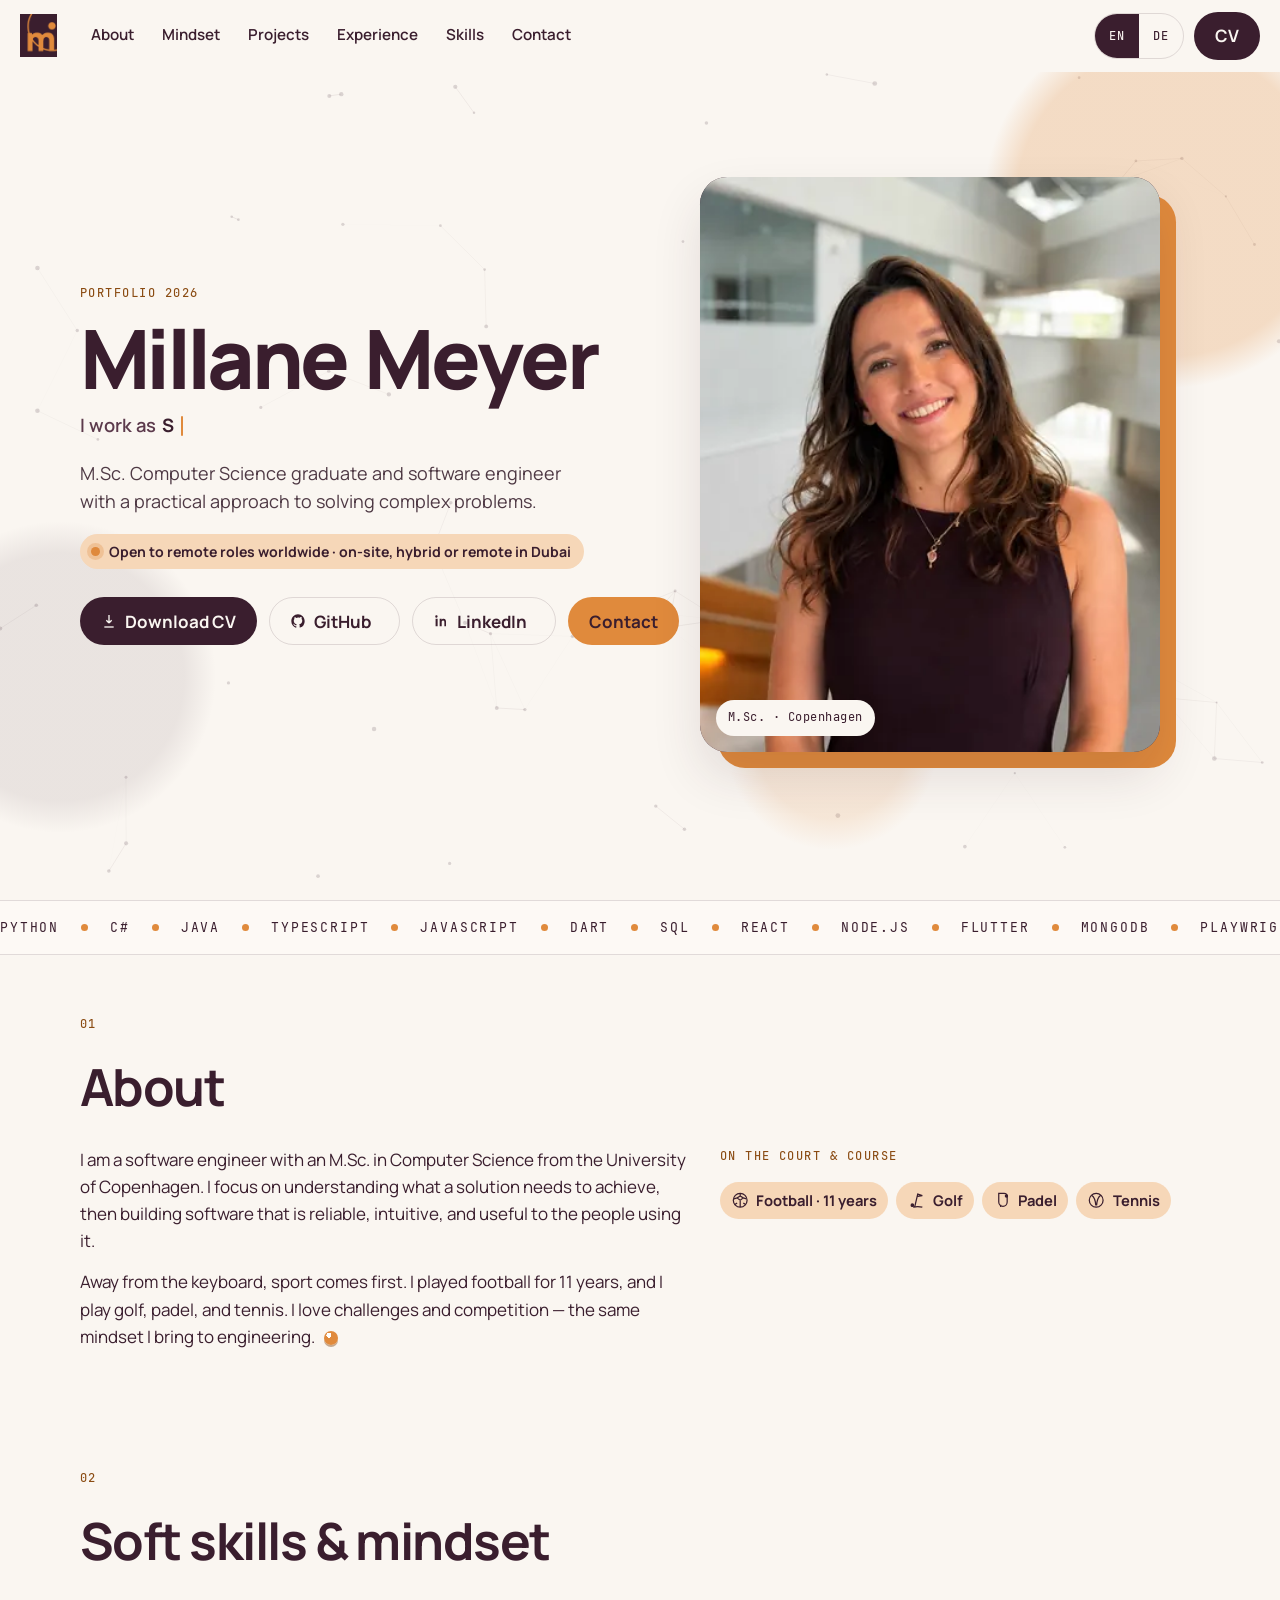
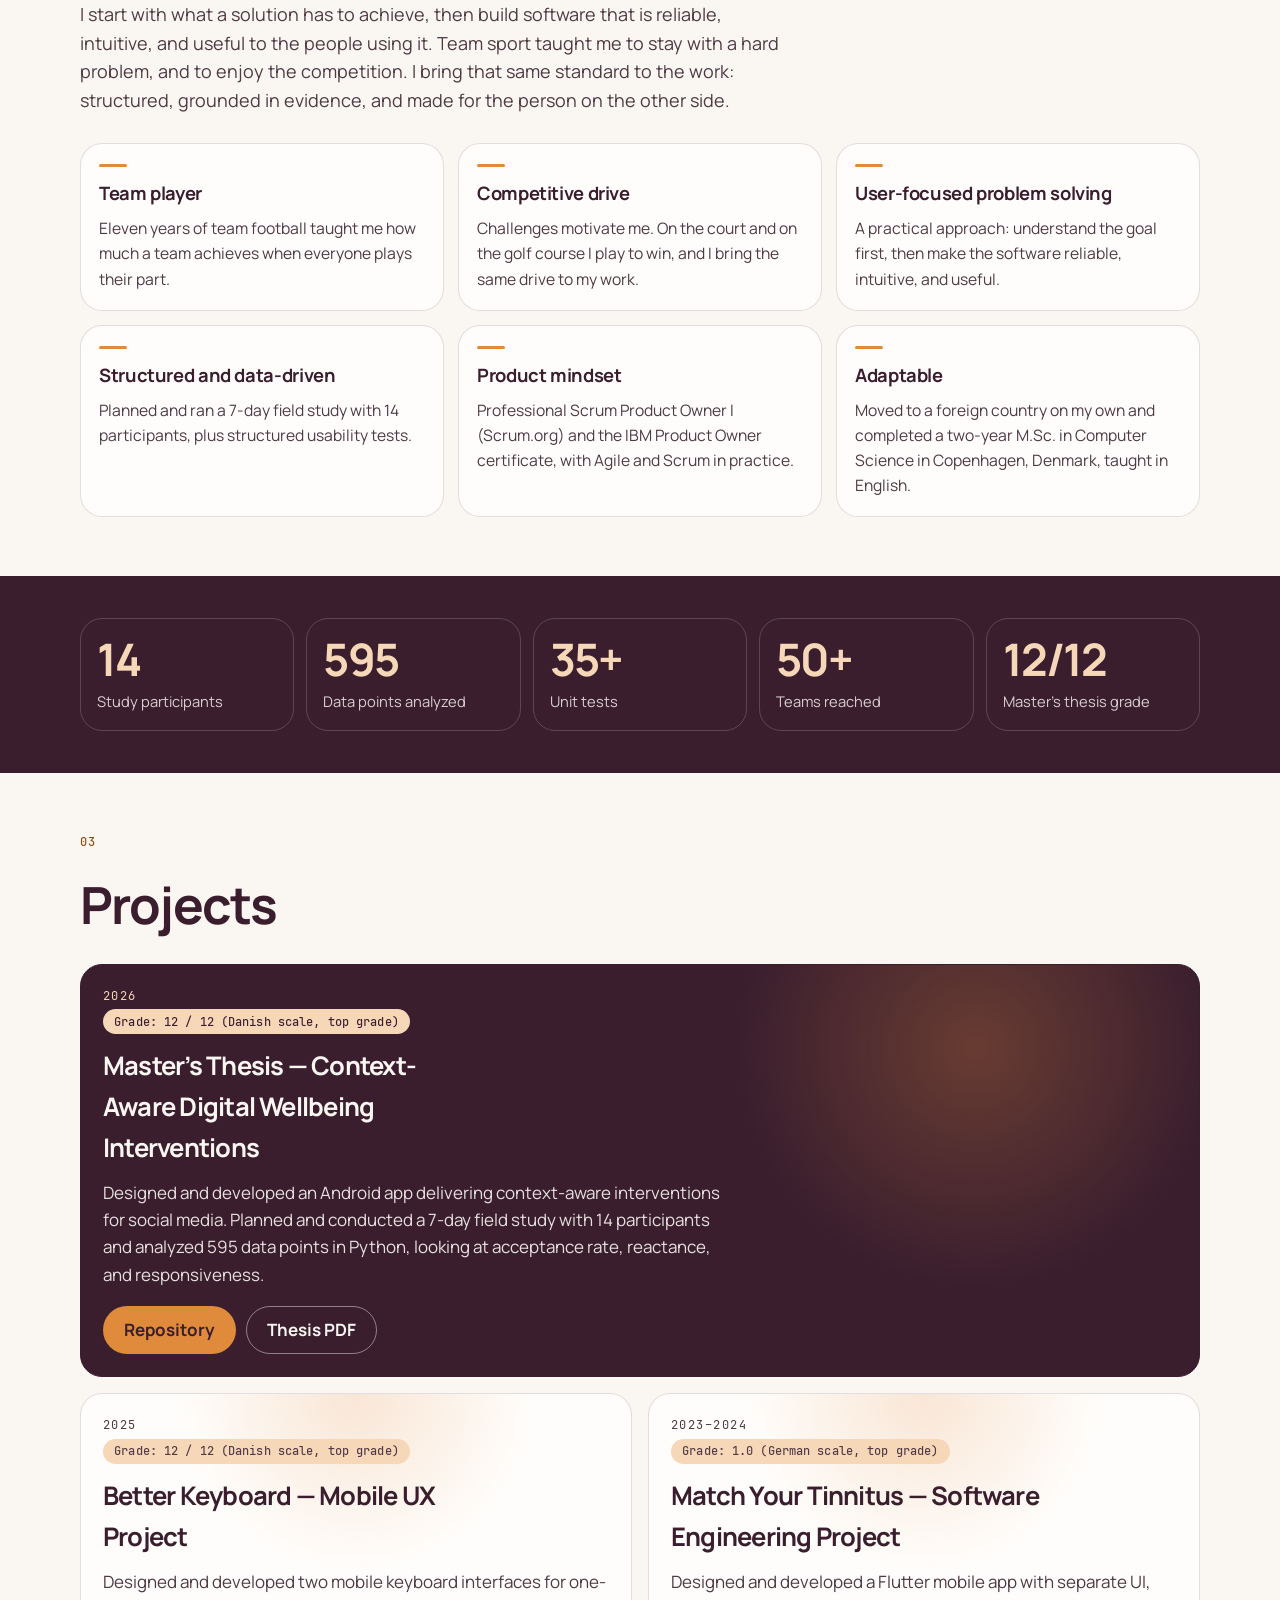
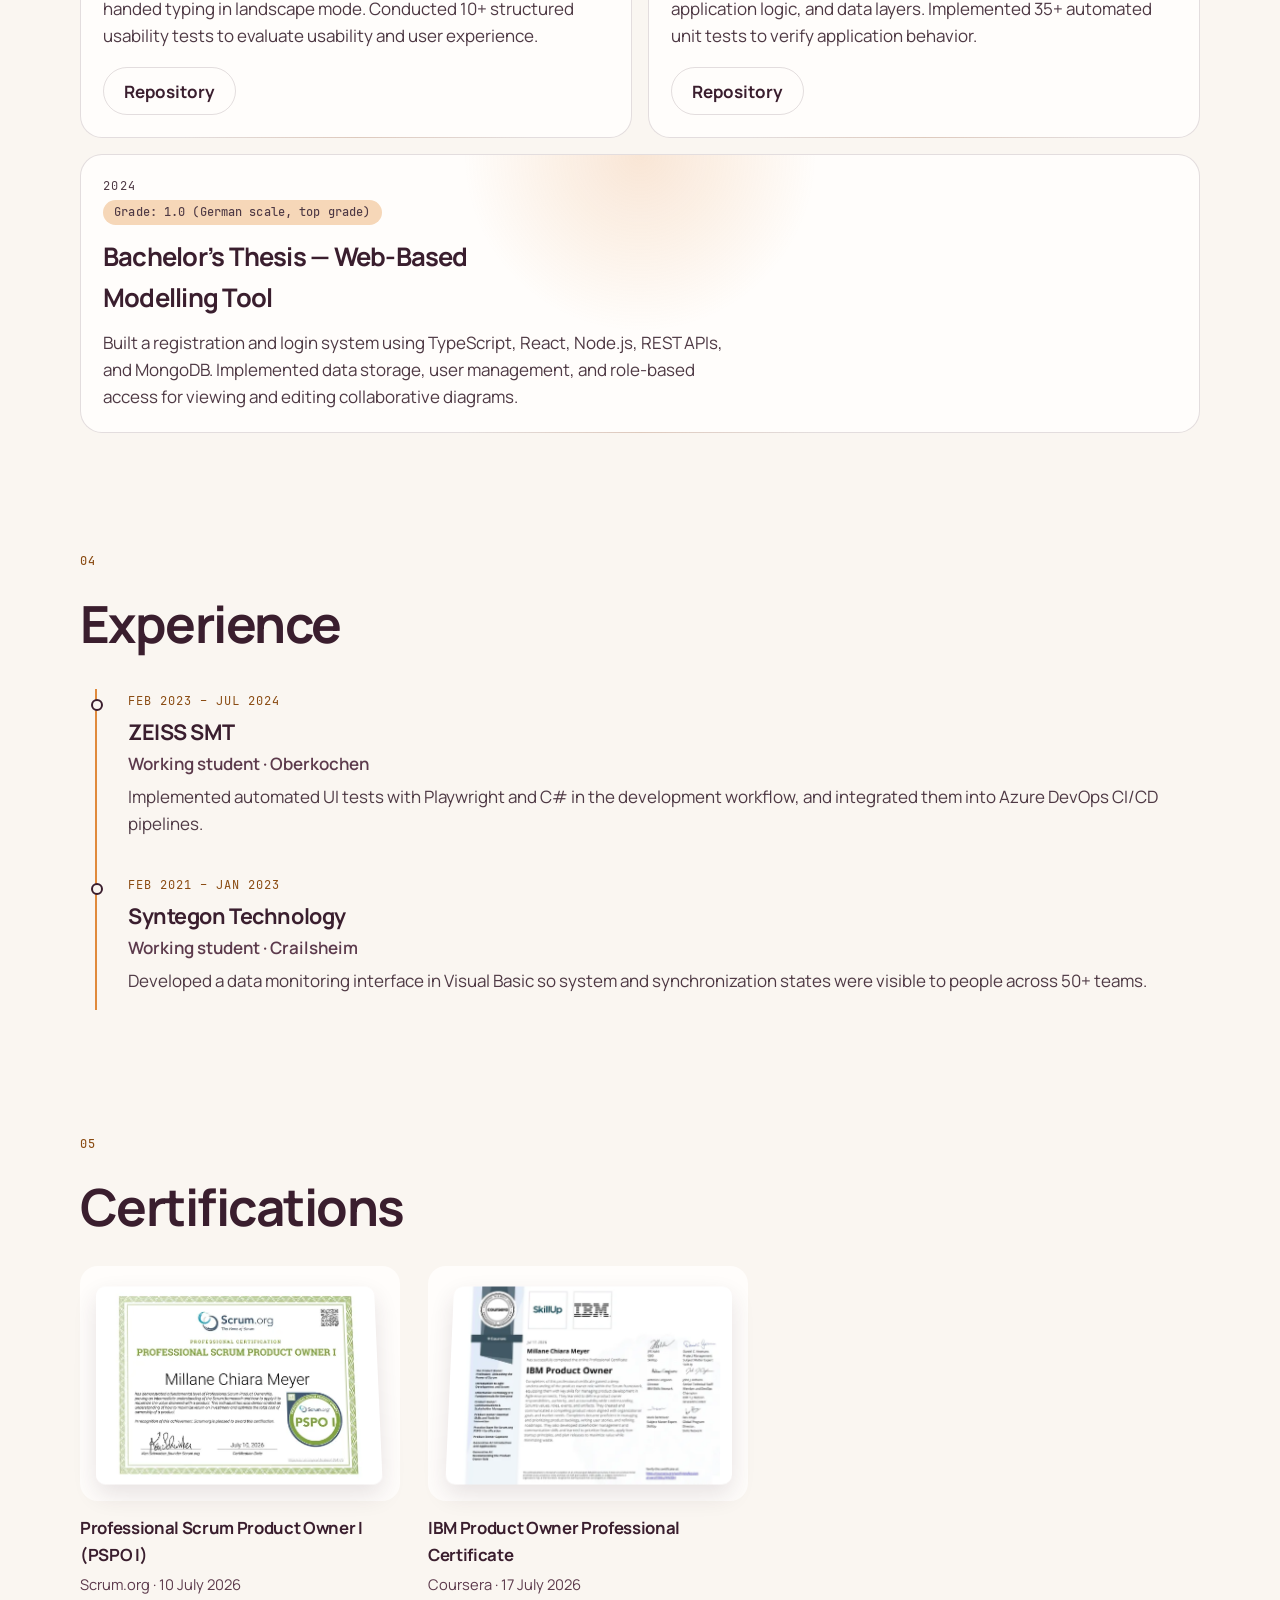
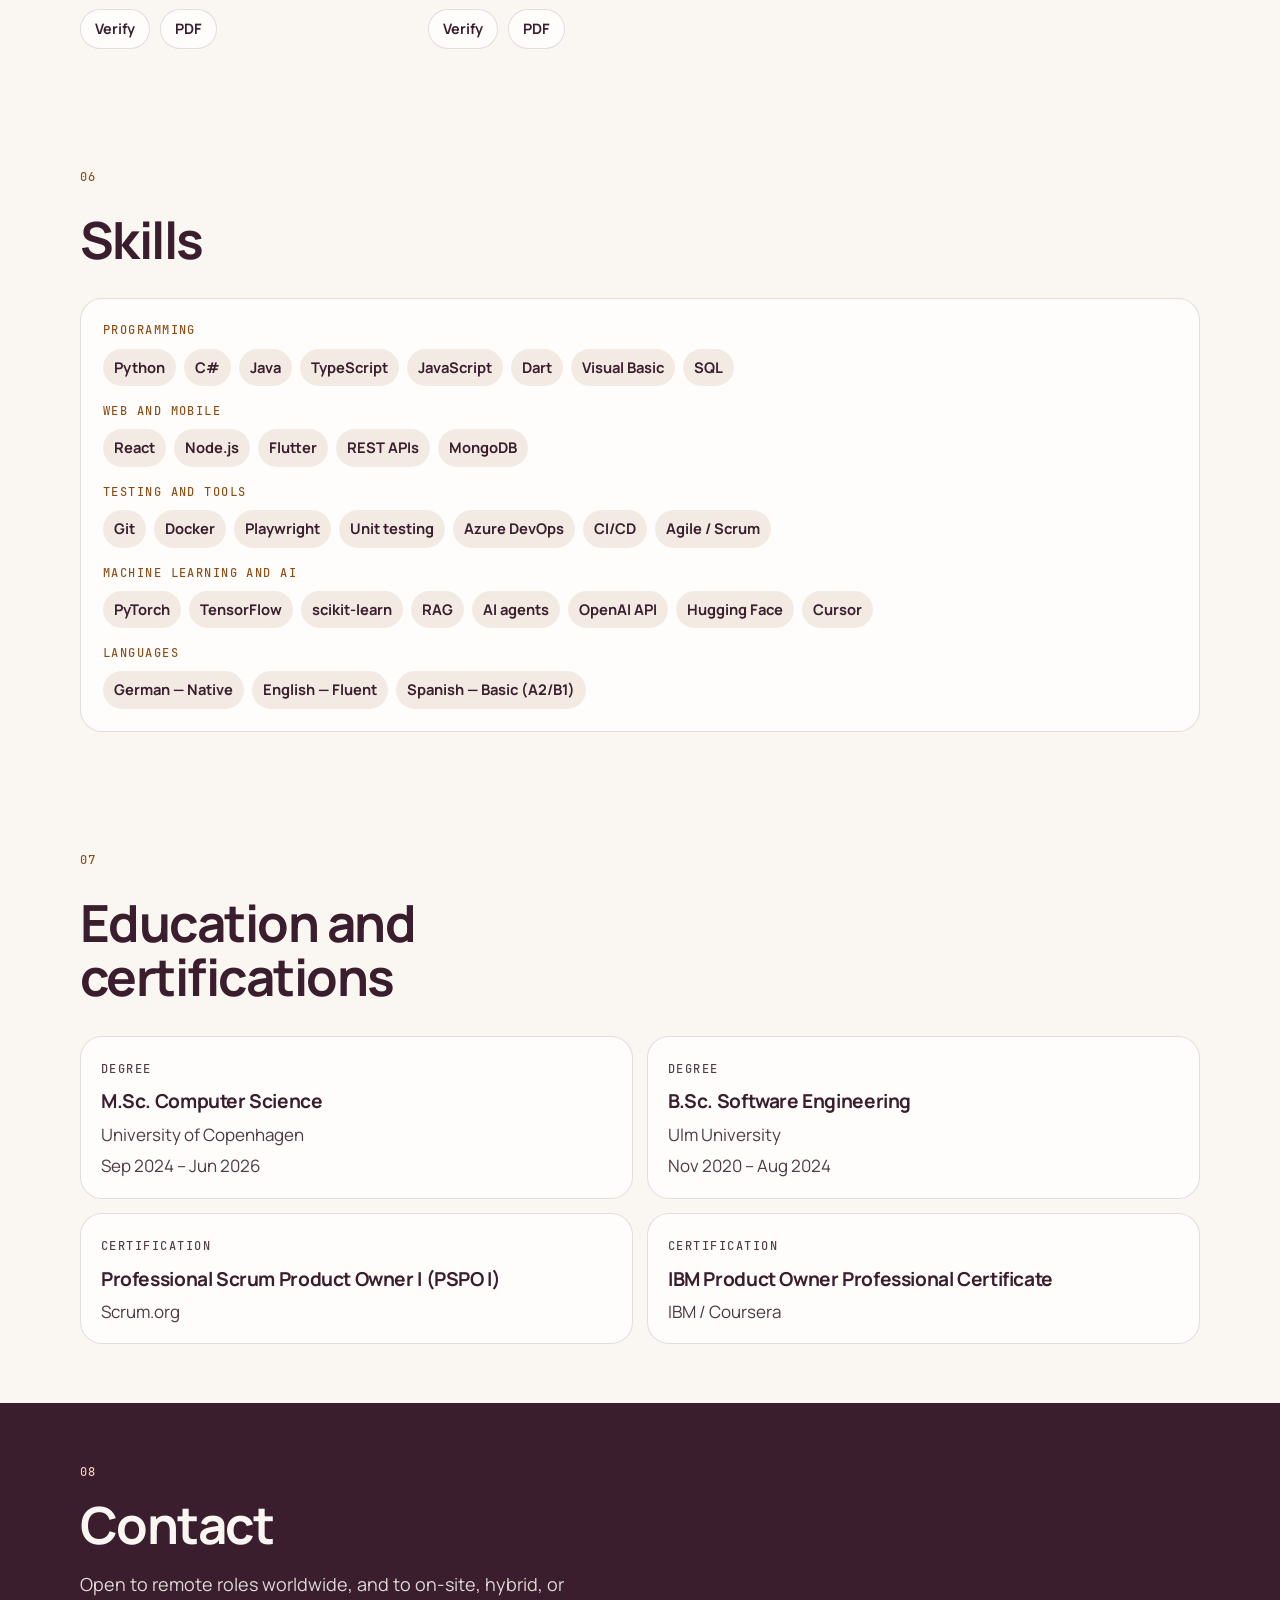
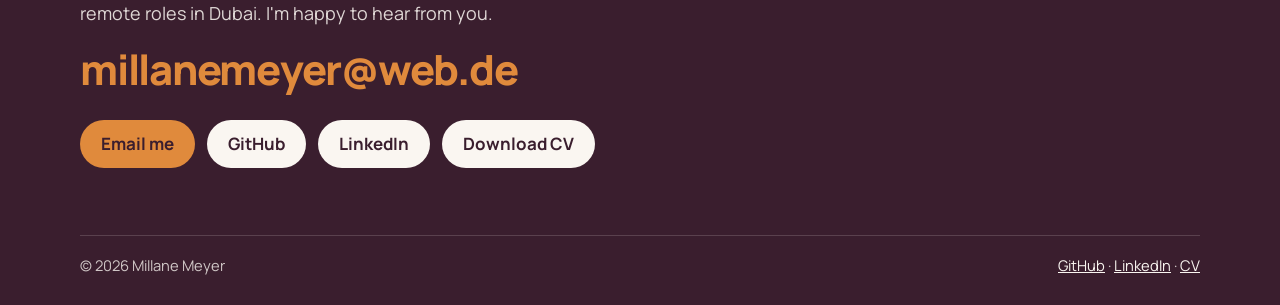
<file: index.html>
<!DOCTYPE html>
<html lang="en">
<head>
  <meta charset="utf-8">
  <meta name="viewport" content="width=device-width, initial-scale=1">
  <title>Millane Meyer — Software Engineer</title>
  <meta name="description" content="Portfolio of Millane Meyer, software engineer and M.Sc. Computer Science graduate. Open to remote roles worldwide, and to on-site, hybrid, or remote roles in Dubai.">
  <meta name="author" content="Millane Meyer">
  <meta name="theme-color" content="#FAF6F1">
  <meta name="color-scheme" content="light">
  <link rel="canonical" href="https://millanemeyer.com/">
  <link rel="alternate" hreflang="en" href="https://millanemeyer.com/">
  <link rel="alternate" hreflang="de" href="https://millanemeyer.com/de/">
  <link rel="alternate" hreflang="x-default" href="https://millanemeyer.com/">
  <meta property="og:type" content="website">
  <meta property="og:locale" content="en_US">
  <meta property="og:locale:alternate" content="de_DE">
  <meta property="og:site_name" content="Millane Meyer">
  <meta property="og:title" content="Millane Meyer — Software Engineer">
  <meta property="og:description" content="Software engineer and M.Sc. Computer Science graduate. Open to remote roles worldwide, and to on-site, hybrid, or remote roles in Dubai.">
  <meta property="og:url" content="https://millanemeyer.com/">
  <meta property="og:image" content="https://millanemeyer.com/assets/images/og.jpg">
  <meta property="og:image:width" content="1200">
  <meta property="og:image:height" content="630">
  <meta property="og:image:alt" content="Portrait of Millane Meyer, software engineer">
  <meta name="twitter:card" content="summary_large_image">
  <meta name="twitter:title" content="Millane Meyer — Software Engineer">
  <meta name="twitter:description" content="Software engineer and M.Sc. Computer Science graduate. Open to remote roles worldwide, and to on-site, hybrid, or remote roles in Dubai.">
  <meta name="twitter:image" content="https://millanemeyer.com/assets/images/og.jpg">
  <meta name="twitter:image:alt" content="Portrait of Millane Meyer, software engineer">
  <link rel="icon" href="/favicon.ico" sizes="any">
  <link rel="icon" type="image/png" sizes="32x32" href="/favicon-32.png">
  <link rel="icon" type="image/png" sizes="16x16" href="/favicon-16.png">
  <link rel="apple-touch-icon" href="/apple-touch-icon.png">
  <link rel="preload" href="/assets/fonts/manrope-800.woff2" as="font" type="font/woff2" crossorigin>
  <link rel="preload" href="/assets/fonts/manrope-400.woff2" as="font" type="font/woff2" crossorigin>
  <link rel="preload" as="image" href="/assets/images/millane-800.webp" type="image/webp" imagesrcset="/assets/images/millane-480.webp 480w, /assets/images/millane-800.webp 800w, /assets/images/millane-1200.webp 1200w" imagesizes="(max-width: 361px) 112px, (max-width: 541px) 31vw, (max-width: 720px) 168px, 420px">
  <link rel="stylesheet" href="/assets/css/fonts.css?v=b4397d9a">
  <link rel="stylesheet" href="/assets/css/styles.css?v=81f33c39">
  <script type="application/ld+json">
  {
    "@context": "https://schema.org",
    "@type": "Person",
    "name": "Millane Meyer",
    "url": "https://millanemeyer.com/",
    "image": "https://millanemeyer.com/assets/images/millane-800.jpg",
    "jobTitle": "Software Engineer",
    "email": "millanemeyer@web.de",
    "inLanguage": ["en", "de"],
    "homeLocation": { "@type": "Place", "name": "Ulm, Germany" },
    "alumniOf": [
      { "@type": "CollegeOrUniversity", "name": "University of Copenhagen" },
      { "@type": "CollegeOrUniversity", "name": "Ulm University" }
    ],
    "sameAs": [
      "https://github.com/millanee",
      "https://www.linkedin.com/in/millane-meyer-590527218"
    ]
  }
  </script>
  <script>
    document.documentElement.classList.add("js");
    (function () {
      try {
        var saved = localStorage.getItem("mm-lang");
        if (saved === "de") location.replace("/de/" + location.hash);
      } catch (error) {}
    })();
  </script>
</head>
<body>
  <a class="skip-link" href="#content">Skip to content</a>
  <div class="progress" aria-hidden="true"><span></span></div>
  <header class="site-header">
    <a class="logo" href="#top" data-magnetic aria-label="Millane Meyer, home"><img src="/assets/images/logo.png" alt="Millane Meyer" width="80" height="94"></a>
    <button class="nav-toggle" type="button" aria-expanded="false" aria-controls="site-nav" data-label-open="Menu" data-label-close="Close">
      <span class="sr-only">Menu</span>
      <span class="burger" aria-hidden="true"></span>
    </button>
    <nav class="site-nav" id="site-nav" aria-label="Primary">
      <a href="#about">About</a>
      <a href="#mindset">Mindset</a>
      <a href="#projects">Projects</a>
      <a href="#experience">Experience</a>
      <a href="#skills">Skills</a>
      <a href="#contact">Contact</a>
    </nav>
    <div class="nav-tools">
      <div class="lang-switch" role="group" aria-label="Language">
        <a href="/" hreflang="en" lang="en" aria-current="true" data-set-lang="en">EN</a>
        <a href="/de/" hreflang="de" lang="de" data-set-lang="de">DE</a>
      </div>
      <a class="btn btn-ink nav-cv" data-magnetic href="/assets/Millane_Meyer_CV.pdf">CV</a>
    </div>
  </header>

  <main id="content">
    <section class="hero" id="top">
      <div class="hero-bg" aria-hidden="true">
        <canvas class="network"></canvas>
        <div class="blob blob-a"></div>
        <div class="blob blob-b"></div>
        <div class="blob blob-c"></div>
      </div>
      <div class="wrap hero-grid">
        <div class="hero-copy">
          <p class="kicker">Portfolio 2026</p>
          <h1 class="name">
            <span class="sr-only">Millane Meyer</span>
            <span class="name-line" aria-hidden="true"><span class="ch" style="--i:0">M</span><span class="ch" style="--i:1">i</span><span class="ch" style="--i:2">l</span><span class="ch" style="--i:3">l</span><span class="ch" style="--i:4">a</span><span class="ch" style="--i:5">n</span><span class="ch" style="--i:6">e</span></span>
            <span class="name-line" aria-hidden="true"><span class="ch" style="--i:7">M</span><span class="ch" style="--i:8">e</span><span class="ch" style="--i:9">y</span><span class="ch" style="--i:10">e</span><span class="ch" style="--i:11">r</span></span>
          </h1>
          <p class="roles">
            <span class="sr-only">I work as Software Engineer, Data and ML, Mobile Developer, and Problem Solver.</span>
            <span class="role-prefix" aria-hidden="true">I work as</span>
            <span id="typewriter" aria-hidden="true" data-roles='["Software Engineer","Data &amp; ML","Mobile Developer","Problem Solver"]'>Software Engineer</span><span class="caret" aria-hidden="true"></span>
          </p>
          <p class="lede">M.Sc. Computer Science graduate and software engineer with a practical approach to solving complex problems.</p>
          <p class="status"><i aria-hidden="true"></i><span>Open to remote roles worldwide · on-site, hybrid or remote in Dubai</span></p>
          <div class="hero-actions">
            <a class="btn btn-ink" data-magnetic href="/assets/Millane_Meyer_CV.pdf" download>
              <svg viewBox="0 0 24 24" fill="none" stroke="currentColor" stroke-width="2" aria-hidden="true"><path d="M12 3v12m0 0 4-4m-4 4-4-4"/><path d="M5 21h14"/></svg>
              Download CV
            </a>
            <a class="btn btn-ghost" data-magnetic href="https://github.com/millanee" target="_blank" rel="me noopener noreferrer">
              <svg viewBox="0 0 24 24" fill="currentColor" aria-hidden="true"><path d="M12 2C6.48 2 2 6.58 2 12.26c0 4.52 2.87 8.35 6.84 9.71.5.1.68-.22.68-.49 0-.24-.01-.87-.01-1.71-2.78.62-3.37-1.37-3.37-1.37-.45-1.18-1.11-1.5-1.11-1.5-.91-.64.07-.63.07-.63 1 .07 1.53 1.06 1.53 1.06.9 1.57 2.36 1.12 2.94.86.09-.67.35-1.12.63-1.37-2.22-.26-4.56-1.14-4.56-5.07 0-1.12.39-2.03 1.03-2.75-.1-.26-.45-1.3.1-2.7 0 0 .84-.27 2.75 1.05A9.3 9.3 0 0 1 12 6.84c.85 0 1.71.11 2.51.33 1.9-1.32 2.74-1.05 2.74-1.05.55 1.4.2 2.44.1 2.7.65.72 1.03 1.63 1.03 2.75 0 3.94-2.34 4.8-4.57 5.06.36.32.68.94.68 1.9 0 1.37-.01 2.47-.01 2.81 0 .27.18.6.69.49A10.04 10.04 0 0 0 22 12.26C22 6.58 17.52 2 12 2Z"/></svg>
              GitHub<span class="sr-only"> (opens in a new tab)</span>
            </a>
            <a class="btn btn-ghost" data-magnetic href="https://www.linkedin.com/in/millane-meyer-590527218" target="_blank" rel="me noopener noreferrer">
              <svg viewBox="0 0 24 24" fill="currentColor" aria-hidden="true"><path d="M6.94 8.5H3.89V20h3.05V8.5ZM5.4 3.5A1.77 1.77 0 1 0 5.41 7a1.77 1.77 0 0 0-.01-3.5ZM20.1 20h-3.04v-5.6c0-1.34-.03-3.06-1.86-3.06-1.87 0-2.16 1.46-2.16 2.96V20h-3.04V8.5h2.92v1.57h.04c.4-.77 1.4-1.58 2.89-1.58 3.09 0 3.66 2.03 3.66 4.67V20Z"/></svg>
              LinkedIn<span class="sr-only"> (opens in a new tab)</span>
            </a>
            <a class="btn btn-primary" data-magnetic href="#contact">Contact</a>
          </div>
        </div>
        <figure class="portrait">
          <div class="portrait-offset" aria-hidden="true"></div>
          <div class="portrait-tilt">
            <div class="portrait-frame">
              <picture>
                <source type="image/webp" srcset="/assets/images/millane-480.webp 480w, /assets/images/millane-800.webp 800w, /assets/images/millane-1200.webp 1200w" sizes="(max-width: 361px) 112px, (max-width: 541px) 31vw, (max-width: 720px) 168px, 420px">
                <img src="/assets/images/millane-800.jpg" srcset="/assets/images/millane-480.jpg 480w, /assets/images/millane-800.jpg 800w, /assets/images/millane-1200.jpg 1200w" sizes="(max-width: 361px) 112px, (max-width: 541px) 31vw, (max-width: 720px) 168px, 420px" width="800" height="1000" alt="Portrait of Millane Meyer" fetchpriority="high">
              </picture>
              <figcaption class="portrait-badge">M.Sc. · Copenhagen</figcaption>
            </div>
          </div>
        </figure>
      </div>
    </section>

    <div class="marquee" role="region" aria-label="Technologies">
      <div class="marquee-track">
        <ul>
          <li>Python</li><li>C#</li><li>Java</li><li>TypeScript</li><li>JavaScript</li><li>Dart</li><li>SQL</li><li>React</li><li>Node.js</li><li>Flutter</li><li>MongoDB</li><li>Playwright</li><li>Azure DevOps</li><li>CI/CD</li><li>Docker</li><li>Git</li><li>PyTorch</li><li>TensorFlow</li><li>scikit-learn</li><li>RAG</li><li>OpenAI API</li><li>Cursor</li>
        </ul>
        <ul aria-hidden="true">
          <li>Python</li><li>C#</li><li>Java</li><li>TypeScript</li><li>JavaScript</li><li>Dart</li><li>SQL</li><li>React</li><li>Node.js</li><li>Flutter</li><li>MongoDB</li><li>Playwright</li><li>Azure DevOps</li><li>CI/CD</li><li>Docker</li><li>Git</li><li>PyTorch</li><li>TensorFlow</li><li>scikit-learn</li><li>RAG</li><li>OpenAI API</li><li>Cursor</li>
        </ul>
      </div>
    </div>

    <section class="section" id="about">
      <div class="wrap">
        <div class="section-head">
          <p class="kicker">01</p>
          <h2>About</h2>
        </div>
        <div class="about-grid">
          <div class="prose reveal">
            <p>I am a software engineer with an M.Sc. in Computer Science from the University of Copenhagen. I focus on understanding what a solution needs to achieve, then building software that is reliable, intuitive, and useful to the people using it.</p>
            <p>Away from the keyboard, sport comes first. I played football for 11 years, and I play golf, padel, and tennis. I love challenges and competition — the same mindset I bring to engineering. <i class="play-ball" aria-hidden="true"></i></p>
          </div>
          <aside class="reveal">
            <p class="kicker">On the court &amp; course</p>
            <div class="chips">
              <span class="chip chip-sport"><svg class="icon-football" viewBox="0 0 24 24" fill="none" stroke="currentColor" stroke-width="1.6" aria-hidden="true"><circle cx="12" cy="12" r="9"/><path d="M12 3v3.5L8 9l4 3 4-3-4-2.5M8 9l-4.2 1.2M16 9l4.2 1.2M12 12v9M8 15.5 4.5 18M16 15.5 19.5 18"/></svg>Football · 11 years</span>
              <span class="chip chip-sport"><svg class="icon-golf" viewBox="0 0 24 24" fill="none" stroke="currentColor" stroke-width="1.6" aria-hidden="true"><path d="M8 21c4-1 8-1 12 0"/><path d="M10 21 14 4l6 2-6 1"/><circle cx="7" cy="18.5" r="1.6" fill="currentColor"/></svg>Golf</span>
              <span class="chip chip-sport"><svg class="icon-padel" viewBox="0 0 24 24" fill="none" stroke="currentColor" stroke-width="1.6" aria-hidden="true"><path d="M8 3h6.5a4 4 0 0 1 4 4v7.5a5.5 5.5 0 0 1-11 0V3Z"/><path d="M10 21v-3"/><circle cx="17.5" cy="6.5" r="1.4" fill="currentColor"/></svg>Padel</span>
              <span class="chip chip-sport"><svg class="icon-tennis" viewBox="0 0 24 24" fill="none" stroke="currentColor" stroke-width="1.6" aria-hidden="true"><circle cx="12" cy="12" r="9"/><path d="M6 5.5c3.2 2 5 5 5.5 13.5M18 5.5C14.8 7.5 13 10.5 12.5 19"/></svg>Tennis</span>
            </div>
          </aside>
        </div>
      </div>
    </section>

    <section class="section" id="mindset">
      <div class="wrap">
        <div class="section-head">
          <p class="kicker">02</p>
          <h2>Soft skills &amp; mindset</h2>
        </div>
        <p class="mindset-lead reveal">I start with what a solution has to achieve, then build software that is reliable, intuitive, and useful to the people using it. Team sport taught me to stay with a hard problem, and to enjoy the competition. I bring that same standard to the work: structured, grounded in evidence, and made for the person on the other side.</p>
        <div class="mind-grid">
          <article class="mind-card reveal">
            <h3>Team player</h3>
            <p>Eleven years of team football taught me how much a team achieves when everyone plays their part.</p>
          </article>
          <article class="mind-card reveal">
            <h3>Competitive drive</h3>
            <p>Challenges motivate me. On the court and on the golf course I play to win, and I bring the same drive to my work.</p>
          </article>
          <article class="mind-card reveal">
            <h3>User-focused problem solving</h3>
            <p>A practical approach: understand the goal first, then make the software reliable, intuitive, and useful.</p>
          </article>
          <article class="mind-card reveal">
            <h3>Structured and data-driven</h3>
            <p>Planned and ran a 7-day field study with 14 participants, plus structured usability tests.</p>
          </article>
          <article class="mind-card reveal">
            <h3>Product mindset</h3>
            <p>Professional Scrum Product Owner I (Scrum.org) and the IBM Product Owner certificate, with Agile and Scrum in practice.</p>
          </article>
          <article class="mind-card reveal">
            <h3>Adaptable</h3>
            <p>Moved to a foreign country on my own and completed a two-year M.Sc. in Computer Science in Copenhagen, Denmark, taught in English.</p>
          </article>
        </div>
      </div>
    </section>

    <section class="stats-band" aria-label="Highlights">
      <div class="wrap">
        <div class="stats">
          <article class="stat reveal"><b data-count="14">14</b><span>Study participants</span></article>
          <article class="stat reveal"><b data-count="595">595</b><span>Data points analyzed</span></article>
          <article class="stat reveal"><b data-count="35" data-suffix="+">35+</b><span>Unit tests</span></article>
          <article class="stat reveal"><b data-count="50" data-suffix="+">50+</b><span>Teams reached</span></article>
          <article class="stat reveal"><b data-count="12" data-suffix="/12">12/12</b><span>Master’s thesis grade</span></article>
        </div>
      </div>
    </section>

    <section class="section" id="projects">
      <div class="wrap">
        <div class="section-head">
          <p class="kicker">03</p>
          <h2>Projects</h2>
        </div>
        <div class="project-grid">
          <article class="project project-feature reveal">
            <p class="project-kicker">2026</p>
            <p class="grade-badge">Grade: 12 / 12 (Danish scale, top grade)</p>
            <h3>Master’s Thesis — Context-Aware Digital Wellbeing Interventions</h3>
            <p>Designed and developed an Android app delivering context-aware interventions for social media. Planned and conducted a 7-day field study with 14 participants and analyzed 595 data points in Python, looking at acceptance rate, reactance, and responsiveness.</p>
            <div class="project-links">
              <a class="btn btn-primary" data-magnetic href="https://github.com/millanee/master-thesis" target="_blank" rel="noopener noreferrer">Repository<span class="sr-only"> (opens in a new tab)</span></a>
              <a class="btn btn-ghost" data-magnetic href="https://github.com/millanee/master-thesis/blob/main/master-thesis-millane-meyer.pdf" target="_blank" rel="noopener noreferrer">Thesis PDF<span class="sr-only"> (opens in a new tab)</span></a>
            </div>
          </article>
          <article class="project reveal">
            <p class="project-kicker">2025</p>
            <p class="grade-badge">Grade: 12 / 12 (Danish scale, top grade)</p>
            <h3>Better Keyboard — Mobile UX Project</h3>
            <p>Designed and developed two mobile keyboard interfaces for one-handed typing in landscape mode. Conducted 10+ structured usability tests to evaluate usability and user experience.</p>
            <div class="project-links">
              <a class="btn btn-ghost" data-magnetic href="https://github.com/millanee/Better-Keyboard" target="_blank" rel="noopener noreferrer">Repository<span class="sr-only"> (opens in a new tab)</span></a>
            </div>
          </article>
          <article class="project reveal">
            <p class="project-kicker">2023–2024</p>
            <p class="grade-badge">Grade: 1.0 (German scale, top grade)</p>
            <h3>Match Your Tinnitus — Software Engineering Project</h3>
            <p>Designed and developed a Flutter mobile app with separate UI, application logic, and data layers. Implemented 35+ automated unit tests to verify application behavior.</p>
            <div class="project-links">
              <a class="btn btn-ghost" data-magnetic href="https://github.com/millanee/Match-Your-Tinnitus" target="_blank" rel="noopener noreferrer">Repository<span class="sr-only"> (opens in a new tab)</span></a>
            </div>
          </article>
          <article class="project project-span reveal">
            <p class="project-kicker">2024</p>
            <p class="grade-badge">Grade: 1.0 (German scale, top grade)</p>
            <h3>Bachelor’s Thesis — Web-Based Modelling Tool</h3>
            <p>Built a registration and login system using TypeScript, React, Node.js, REST APIs, and MongoDB. Implemented data storage, user management, and role-based access for viewing and editing collaborative diagrams.</p>
          </article>
        </div>
      </div>
    </section>

    <section class="section" id="experience">
      <div class="wrap">
        <div class="section-head">
          <p class="kicker">04</p>
          <h2>Experience</h2>
        </div>
        <ol class="timeline">
          <li class="tl-item reveal">
            <p class="tl-when">Feb 2023 – Jul 2024</p>
            <h3>ZEISS SMT</h3>
            <p class="tl-where">Working student · Oberkochen</p>
            <p>Implemented automated UI tests with Playwright and C# in the development workflow, and integrated them into Azure DevOps CI/CD pipelines.</p>
          </li>
          <li class="tl-item reveal">
            <p class="tl-when">Feb 2021 – Jan 2023</p>
            <h3>Syntegon Technology</h3>
            <p class="tl-where">Working student · Crailsheim</p>
            <p>Developed a data monitoring interface in Visual Basic so system and synchronization states were visible to people across 50+ teams.</p>
          </li>
        </ol>
      </div>
    </section>

    <section class="section" id="certifications">
      <div class="wrap">
        <div class="section-head">
          <p class="kicker">05</p>
          <h2>Certifications</h2>
        </div>
        <div class="cert-grid">
          <article class="cert-card reveal">
            <button class="cert-stage" type="button" data-full="/assets/certificates/pspo.webp" data-alt="Professional Scrum Product Owner I certificate awarded to Millane Meyer on 10 July 2026">
              <span class="cert-beam" aria-hidden="true"></span>
              <img src="/assets/certificates/pspo-1100.webp" srcset="/assets/certificates/pspo-560.webp 560w, /assets/certificates/pspo-1100.webp 1100w" sizes="320px" width="1100" height="778" loading="lazy" decoding="async" alt="Professional Scrum Product Owner I certificate awarded to Millane Meyer on 10 July 2026">
            </button>
            <h3>Professional Scrum Product Owner I (PSPO I)</h3>
            <p class="when">Scrum.org · 10 July 2026</p>
            <div class="cert-links">
              <a href="https://scrum.org/certificates/1334173" target="_blank" rel="noopener noreferrer">Verify<span class="sr-only"> (opens in a new tab)</span></a>
              <a href="/assets/certificates/PSPO_I_Certificate.pdf">PDF</a>
            </div>
          </article>
          <article class="cert-card reveal">
            <button class="cert-stage" type="button" data-full="/assets/certificates/ibm.webp" data-alt="IBM Product Owner Professional Certificate awarded to Millane Meyer on 17 July 2026">
              <span class="cert-beam" aria-hidden="true"></span>
              <img src="/assets/certificates/ibm-1100.webp" srcset="/assets/certificates/ibm-560.webp 560w, /assets/certificates/ibm-1100.webp 1100w" sizes="320px" width="1100" height="850" loading="lazy" decoding="async" alt="IBM Product Owner Professional Certificate awarded to Millane Meyer on 17 July 2026">
            </button>
            <h3>IBM Product Owner Professional Certificate</h3>
            <p class="when">Coursera · 17 July 2026</p>
            <div class="cert-links">
              <a href="https://coursera.org/verify/professional-cert/7DGL2JYJJZOH" target="_blank" rel="noopener noreferrer">Verify<span class="sr-only"> (opens in a new tab)</span></a>
              <a href="/assets/certificates/IBM_Product_Owner_Certificate.pdf">PDF</a>
            </div>
          </article>
        </div>
      </div>
    </section>

    <section class="section" id="skills">
      <div class="wrap">
        <div class="section-head">
          <p class="kicker">06</p>
          <h2>Skills</h2>
        </div>
        <div class="skill-card reveal">
          <div class="skill-group">
            <h3>Programming</h3>
            <ul class="chips"><li>Python</li><li>C#</li><li>Java</li><li>TypeScript</li><li>JavaScript</li><li>Dart</li><li>Visual Basic</li><li>SQL</li></ul>
          </div>
          <div class="skill-group">
            <h3>Web and mobile</h3>
            <ul class="chips"><li>React</li><li>Node.js</li><li>Flutter</li><li>REST APIs</li><li>MongoDB</li></ul>
          </div>
          <div class="skill-group">
            <h3>Testing and tools</h3>
            <ul class="chips"><li>Git</li><li>Docker</li><li>Playwright</li><li>Unit testing</li><li>Azure DevOps</li><li>CI/CD</li><li>Agile / Scrum</li></ul>
          </div>
          <div class="skill-group">
            <h3>Machine learning and AI</h3>
            <ul class="chips"><li>PyTorch</li><li>TensorFlow</li><li>scikit-learn</li><li>RAG</li><li>AI agents</li><li>OpenAI API</li><li>Hugging Face</li><li>Cursor</li></ul>
          </div>
          <div class="skill-group">
            <h3>Languages</h3>
            <ul class="chips"><li>German — Native</li><li>English — Fluent</li><li>Spanish — Basic (A2/B1)</li></ul>
          </div>
        </div>
      </div>
    </section>

    <section class="section" id="education">
      <div class="wrap">
        <div class="section-head">
          <p class="kicker">07</p>
          <h2>Education and certifications</h2>
        </div>
        <div class="edu-grid">
          <article class="edu reveal">
            <p class="kicker">Degree</p>
            <h3>M.Sc. Computer Science</h3>
            <p>University of Copenhagen</p>
            <p>Sep 2024 – Jun 2026</p>
          </article>
          <article class="edu reveal">
            <p class="kicker">Degree</p>
            <h3>B.Sc. Software Engineering</h3>
            <p>Ulm University</p>
            <p>Nov 2020 – Aug 2024</p>
          </article>
          <article class="edu reveal">
            <p class="kicker">Certification</p>
            <h3>Professional Scrum Product Owner I (PSPO I)</h3>
            <p>Scrum.org</p>
          </article>
          <article class="edu reveal">
            <p class="kicker">Certification</p>
            <h3>IBM Product Owner Professional Certificate</h3>
            <p>IBM / Coursera</p>
          </article>
        </div>
      </div>
    </section>

    <section class="section contact" id="contact">
      <div class="wrap">
        <p class="kicker">08</p>
        <h2>Contact</h2>
        <p class="lede">Open to remote roles worldwide, and to on-site, hybrid, or remote roles in Dubai. I'm happy to hear from you.</p>
        <a class="email-link" href="mailto:millanemeyer@web.de">millanemeyer@web.de</a>
        <div class="contact-actions">
          <a class="btn btn-primary" data-magnetic href="mailto:millanemeyer@web.de">Email me</a>
          <a class="btn btn-light" data-magnetic href="https://github.com/millanee" target="_blank" rel="me noopener noreferrer">GitHub<span class="sr-only"> (opens in a new tab)</span></a>
          <a class="btn btn-light" data-magnetic href="https://www.linkedin.com/in/millane-meyer-590527218" target="_blank" rel="me noopener noreferrer">LinkedIn<span class="sr-only"> (opens in a new tab)</span></a>
          <a class="btn btn-light" data-magnetic href="/assets/Millane_Meyer_CV.pdf">Download CV</a>
        </div>
      </div>
    </section>
  </main>

  <footer class="site-footer">
    <div class="wrap">
      <p>© 2026 Millane Meyer</p>
      <p><a href="https://github.com/millanee">GitHub</a> · <a href="https://www.linkedin.com/in/millane-meyer-590527218">LinkedIn</a> · <a href="/assets/Millane_Meyer_CV.pdf">CV</a></p>
    </div>
  </footer>

  <div class="lightbox" id="cert-lightbox" hidden role="dialog" aria-modal="true" aria-label="Certificate">
    <button class="lightbox-close" type="button" aria-label="Close">×</button>
    <img alt="">
  </div>

  <div class="cursor" aria-hidden="true">
    <span class="cursor-ring"></span>
    <span class="cursor-dot"></span>
  </div>
  <script src="/assets/js/app.js?v=152a968b" defer></script>
</body>
</html>
</file>
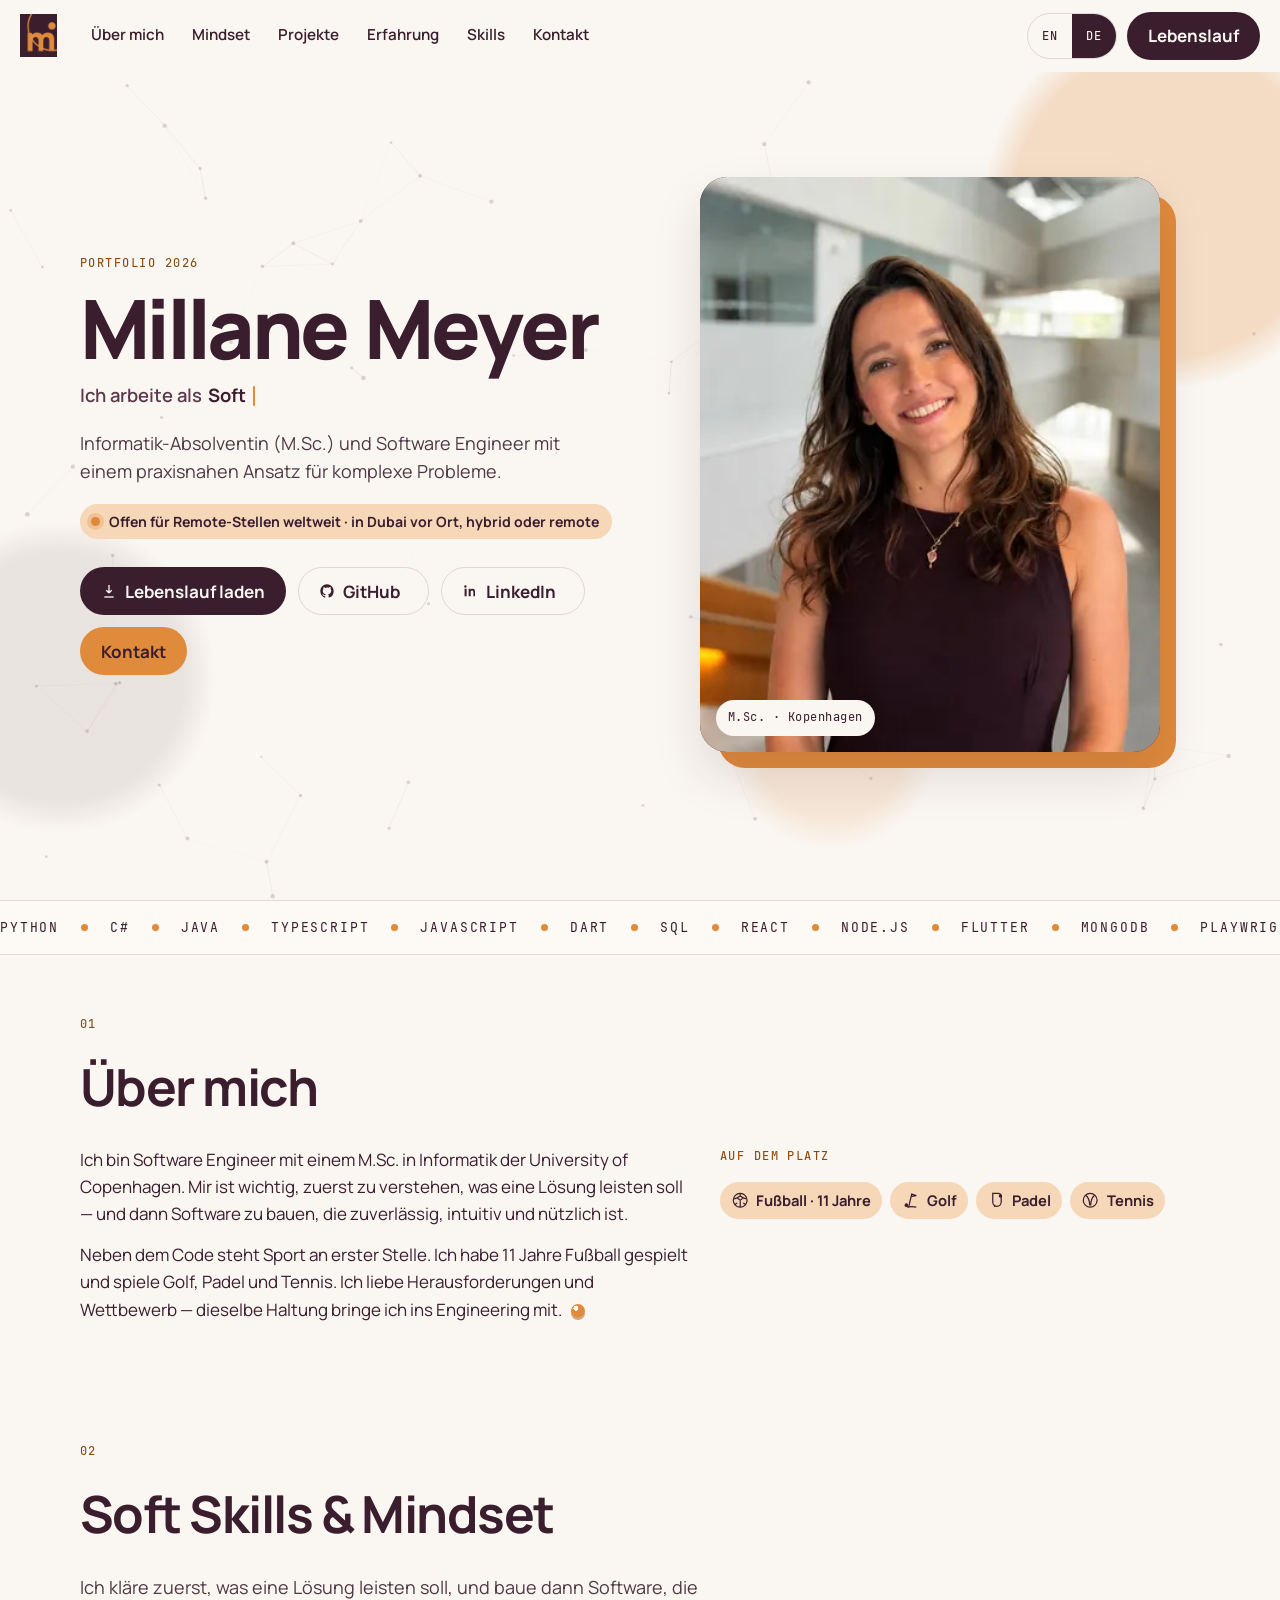
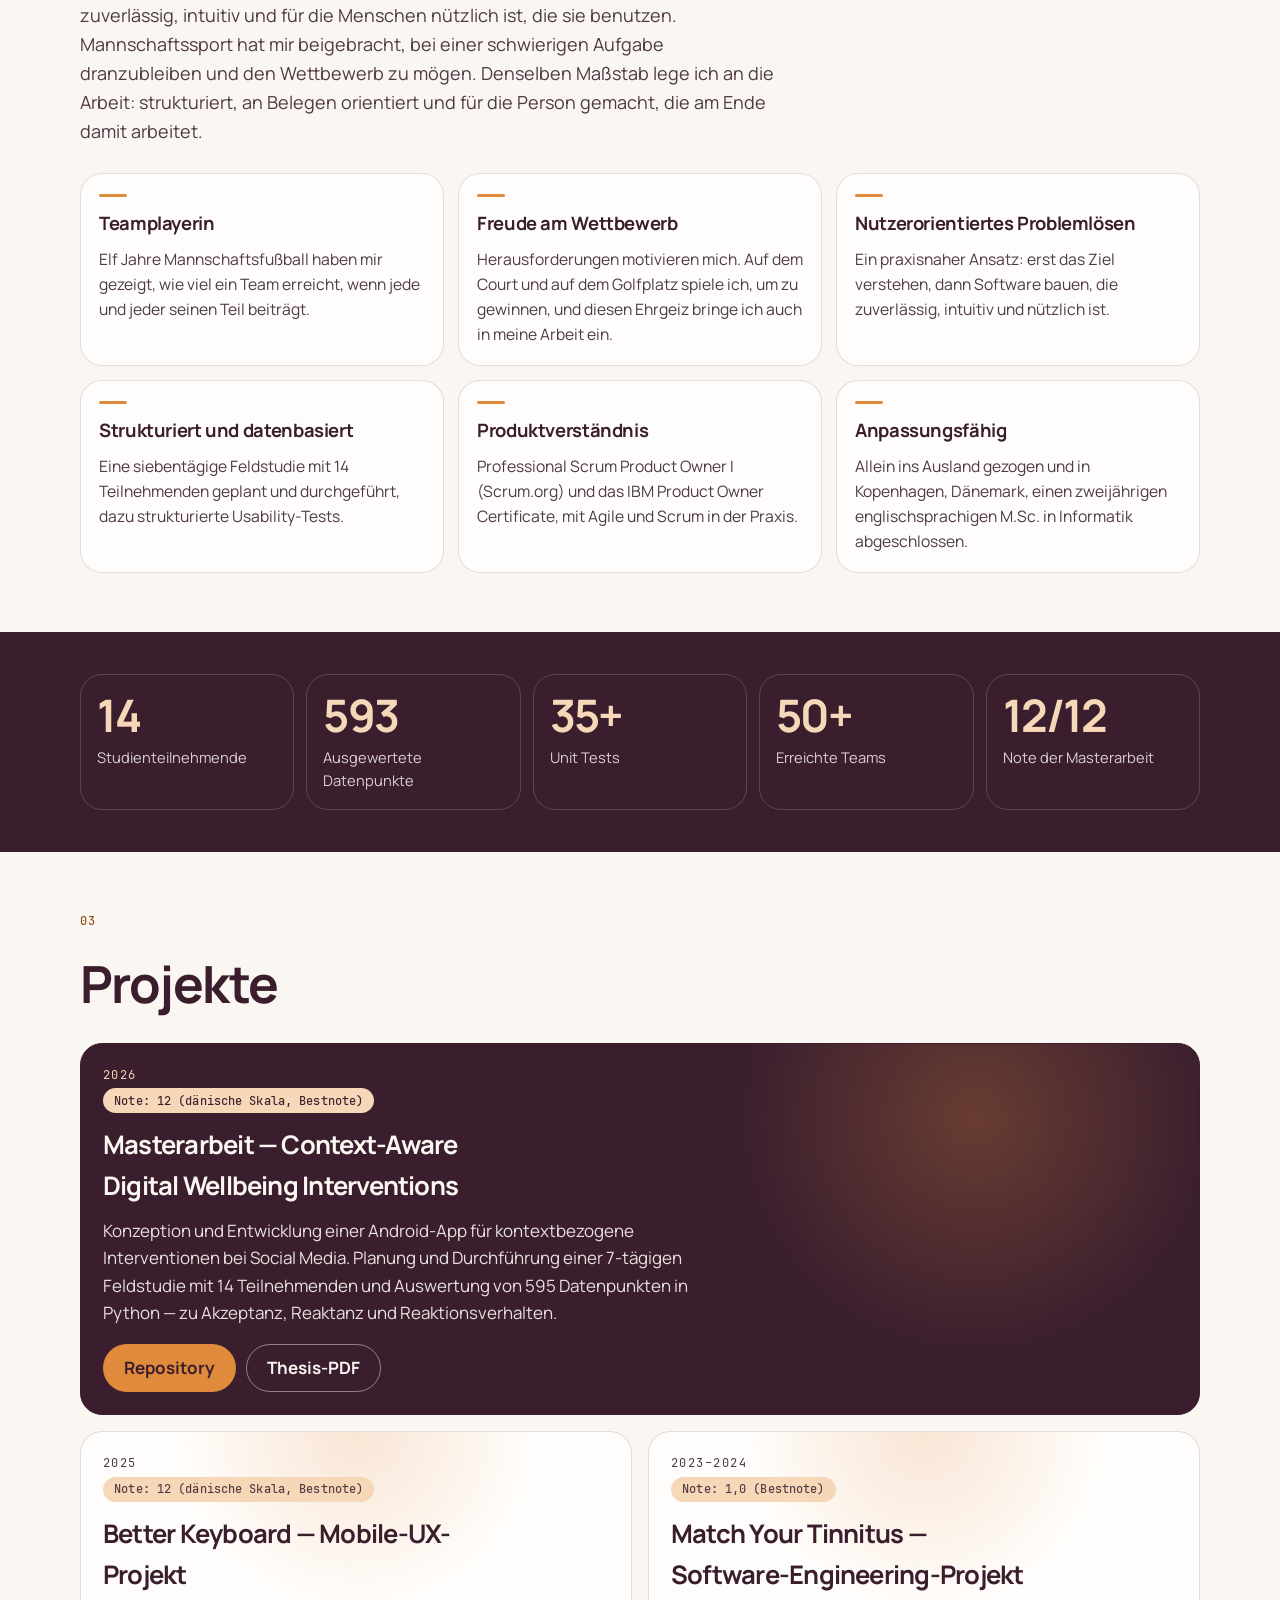
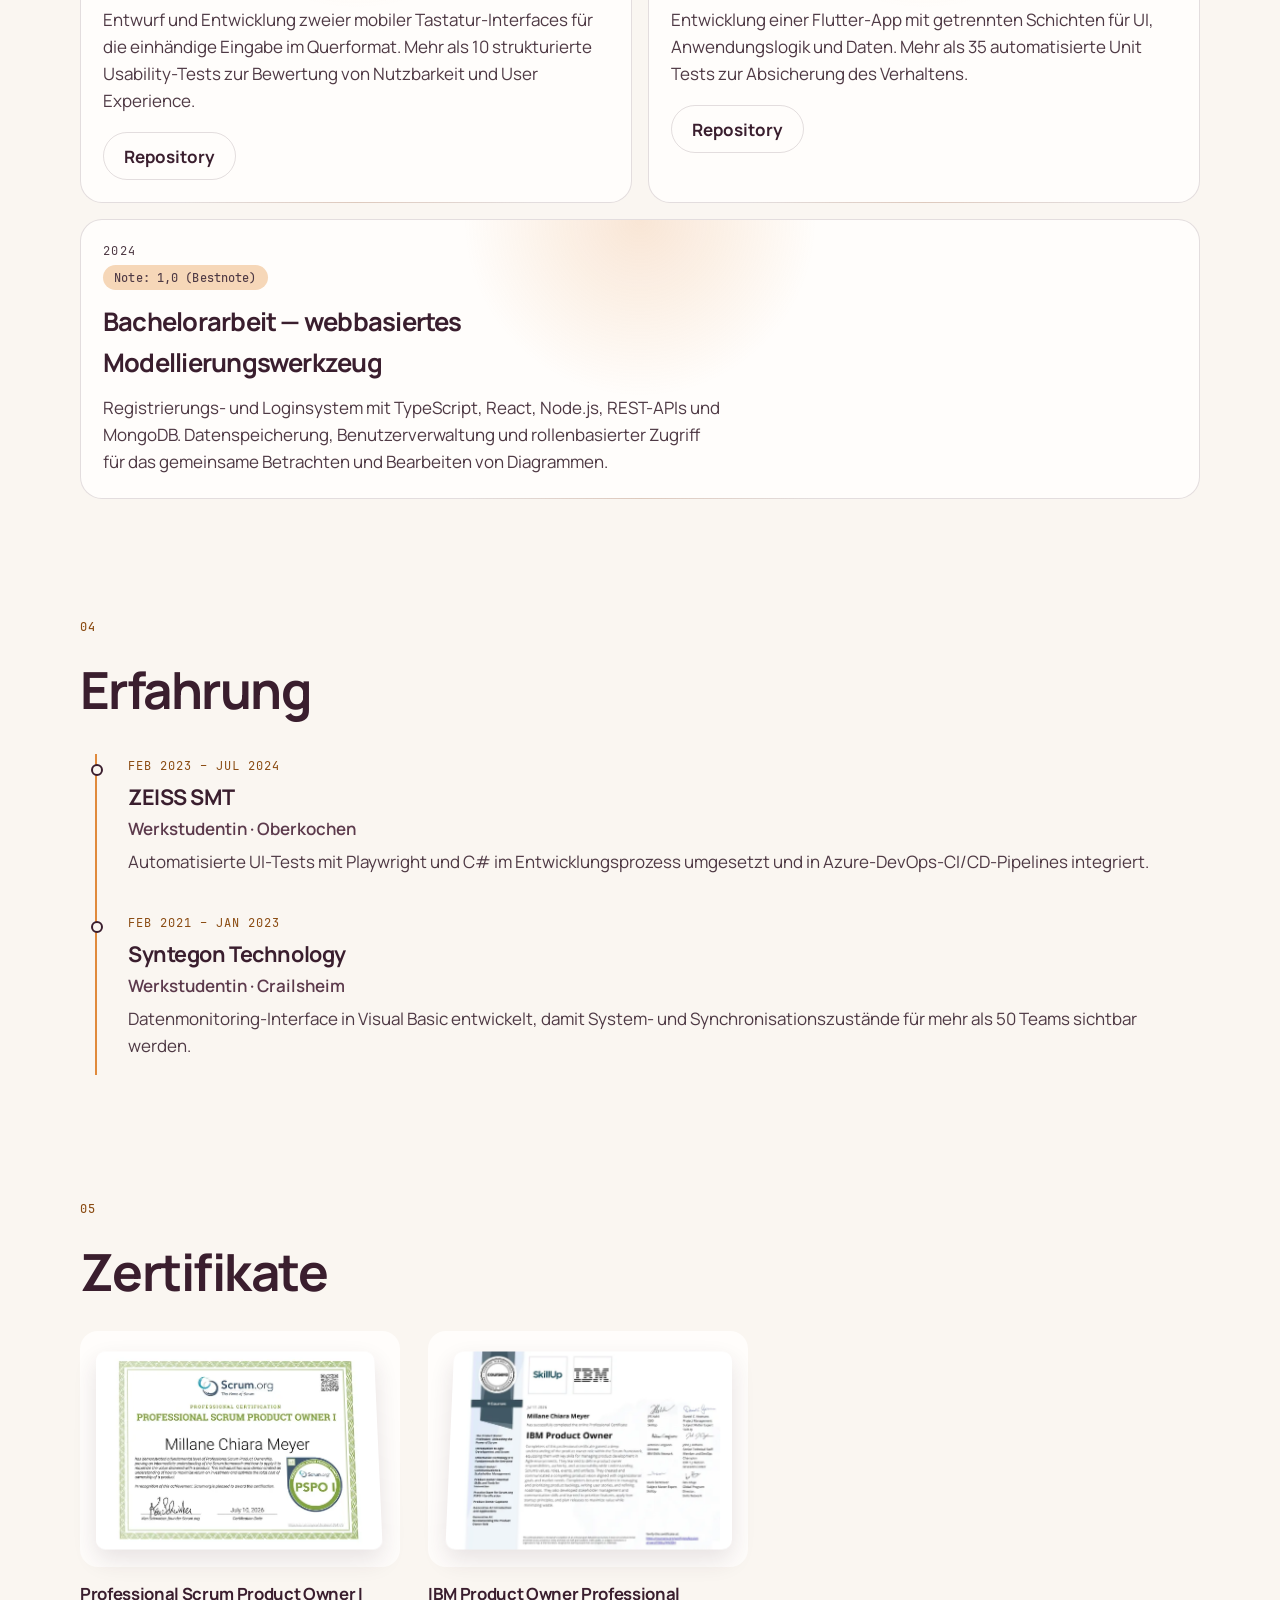
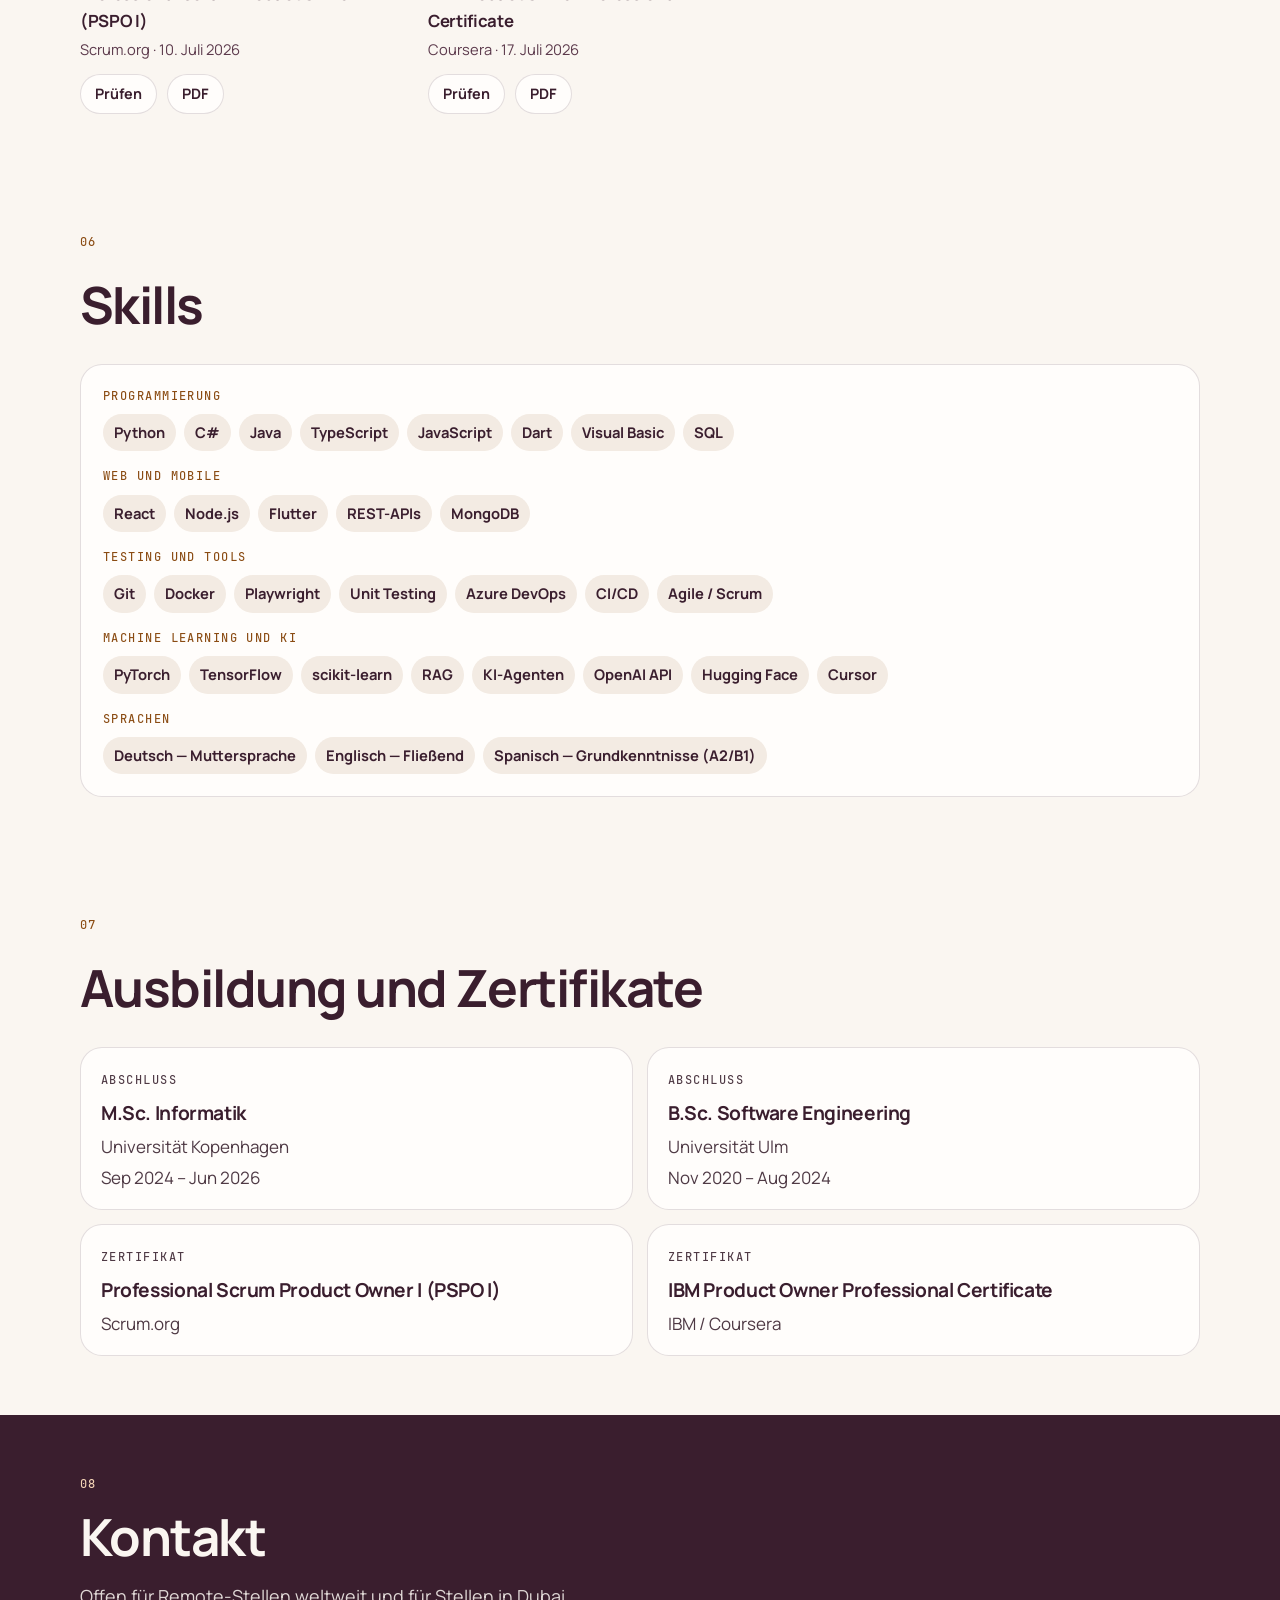
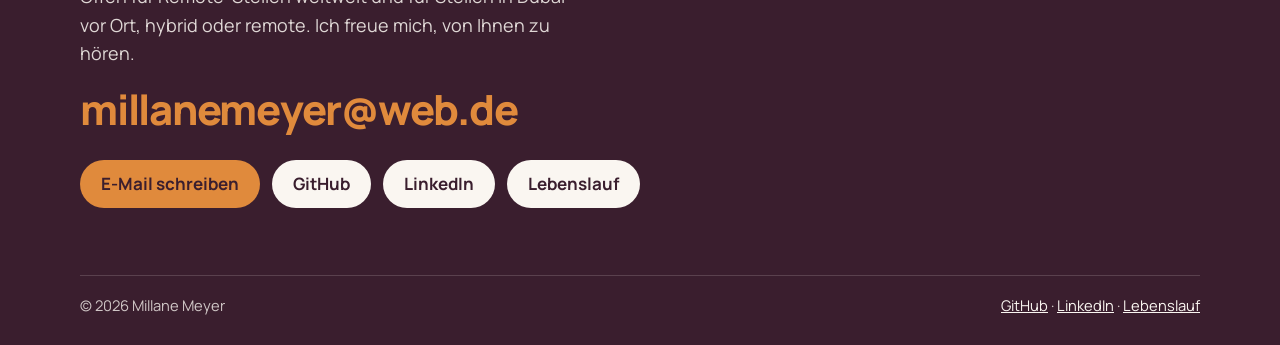
<file: de/index.html>
<!DOCTYPE html>
<html lang="de">
<head>
  <meta charset="utf-8">
  <meta name="viewport" content="width=device-width, initial-scale=1">
  <title>Millane Meyer — Softwareentwicklerin</title>
  <meta name="description" content="Portfolio von Millane Meyer, Software Engineer und M.Sc. Informatik. Offen für Remote-Stellen weltweit sowie in Dubai vor Ort, hybrid oder remote.">
  <meta name="author" content="Millane Meyer">
  <meta name="theme-color" content="#FAF6F1">
  <meta name="color-scheme" content="light">
  <link rel="canonical" href="https://millanemeyer.com/de/">
  <link rel="alternate" hreflang="en" href="https://millanemeyer.com/">
  <link rel="alternate" hreflang="de" href="https://millanemeyer.com/de/">
  <link rel="alternate" hreflang="x-default" href="https://millanemeyer.com/">
  <meta property="og:type" content="website">
  <meta property="og:locale" content="de_DE">
  <meta property="og:locale:alternate" content="en_US">
  <meta property="og:site_name" content="Millane Meyer">
  <meta property="og:title" content="Millane Meyer — Softwareentwicklerin">
  <meta property="og:description" content="Software Engineer und M.Sc. Informatik. Offen für Remote-Stellen weltweit sowie in Dubai vor Ort, hybrid oder remote.">
  <meta property="og:url" content="https://millanemeyer.com/de/">
  <meta property="og:image" content="https://millanemeyer.com/assets/images/og.jpg">
  <meta property="og:image:width" content="1200">
  <meta property="og:image:height" content="630">
  <meta property="og:image:alt" content="Porträt von Millane Meyer, Softwareentwicklerin">
  <meta name="twitter:card" content="summary_large_image">
  <meta name="twitter:title" content="Millane Meyer — Softwareentwicklerin">
  <meta name="twitter:description" content="Software Engineer und M.Sc. Informatik. Offen für Remote-Stellen weltweit sowie in Dubai vor Ort, hybrid oder remote.">
  <meta name="twitter:image" content="https://millanemeyer.com/assets/images/og.jpg">
  <meta name="twitter:image:alt" content="Porträt von Millane Meyer, Softwareentwicklerin">
  <link rel="icon" href="/favicon.ico" sizes="any">
  <link rel="icon" type="image/png" sizes="32x32" href="/favicon-32.png">
  <link rel="icon" type="image/png" sizes="16x16" href="/favicon-16.png">
  <link rel="apple-touch-icon" href="/apple-touch-icon.png">
  <link rel="preload" href="/assets/fonts/manrope-800.woff2" as="font" type="font/woff2" crossorigin>
  <link rel="preload" href="/assets/fonts/manrope-400.woff2" as="font" type="font/woff2" crossorigin>
  <link rel="preload" as="image" href="/assets/images/millane-800.webp" type="image/webp" imagesrcset="/assets/images/millane-480.webp 480w, /assets/images/millane-800.webp 800w, /assets/images/millane-1200.webp 1200w" imagesizes="(max-width: 361px) 112px, (max-width: 541px) 31vw, (max-width: 720px) 168px, 420px">
  <link rel="stylesheet" href="/assets/css/fonts.css?v=b4397d9a">
  <link rel="stylesheet" href="/assets/css/styles.css?v=81f33c39">
  <script type="application/ld+json">
  {
    "@context": "https://schema.org",
    "@type": "Person",
    "name": "Millane Meyer",
    "url": "https://millanemeyer.com/de/",
    "image": "https://millanemeyer.com/assets/images/millane-800.jpg",
    "jobTitle": "Softwareentwicklerin",
    "email": "millanemeyer@web.de",
    "inLanguage": ["de", "en"],
    "homeLocation": { "@type": "Place", "name": "Ulm, Deutschland" },
    "alumniOf": [
      { "@type": "CollegeOrUniversity", "name": "Universität Kopenhagen" },
      { "@type": "CollegeOrUniversity", "name": "Universität Ulm" }
    ],
    "sameAs": [
      "https://github.com/millanee",
      "https://www.linkedin.com/in/millane-meyer-590527218"
    ]
  }
  </script>
  <script>
    document.documentElement.classList.add("js");
    (function () {
      try {
        var saved = localStorage.getItem("mm-lang");
        if (saved === "en") location.replace("/" + location.hash);
      } catch (error) {}
    })();
  </script>
</head>
<body>
  <a class="skip-link" href="#content">Zum Inhalt springen</a>
  <div class="progress" aria-hidden="true"><span></span></div>
  <header class="site-header">
    <a class="logo" href="#top" data-magnetic aria-label="Millane Meyer, Startseite"><img src="/assets/images/logo.png" alt="Millane Meyer" width="80" height="94"></a>
    <button class="nav-toggle" type="button" aria-expanded="false" aria-controls="site-nav" data-label-open="Menü" data-label-close="Schließen">
      <span class="sr-only">Menü</span>
      <span class="burger" aria-hidden="true"></span>
    </button>
    <nav class="site-nav" id="site-nav" aria-label="Hauptnavigation">
      <a href="#about">Über mich</a>
      <a href="#mindset">Mindset</a>
      <a href="#projects">Projekte</a>
      <a href="#experience">Erfahrung</a>
      <a href="#skills">Skills</a>
      <a href="#contact">Kontakt</a>
    </nav>
    <div class="nav-tools">
      <div class="lang-switch" role="group" aria-label="Sprache">
        <a href="/" hreflang="en" lang="en" data-set-lang="en">EN</a>
        <a href="/de/" hreflang="de" lang="de" aria-current="true" data-set-lang="de">DE</a>
      </div>
      <a class="btn btn-ink nav-cv" data-magnetic href="/assets/Millane_Meyer_CV.pdf">Lebenslauf</a>
    </div>
  </header>

  <main id="content">
    <section class="hero" id="top">
      <div class="hero-bg" aria-hidden="true">
        <canvas class="network"></canvas>
        <div class="blob blob-a"></div>
        <div class="blob blob-b"></div>
        <div class="blob blob-c"></div>
      </div>
      <div class="wrap hero-grid">
        <div class="hero-copy">
          <p class="kicker">Portfolio 2026</p>
          <h1 class="name">
            <span class="sr-only">Millane Meyer</span>
            <span class="name-line" aria-hidden="true"><span class="ch" style="--i:0">M</span><span class="ch" style="--i:1">i</span><span class="ch" style="--i:2">l</span><span class="ch" style="--i:3">l</span><span class="ch" style="--i:4">a</span><span class="ch" style="--i:5">n</span><span class="ch" style="--i:6">e</span></span>
            <span class="name-line" aria-hidden="true"><span class="ch" style="--i:7">M</span><span class="ch" style="--i:8">e</span><span class="ch" style="--i:9">y</span><span class="ch" style="--i:10">e</span><span class="ch" style="--i:11">r</span></span>
          </h1>
          <p class="roles">
            <span class="sr-only">Ich arbeite als Software Engineer, Data und ML, Mobile-Entwicklerin und Problemlöserin.</span>
            <span class="role-prefix" aria-hidden="true">Ich arbeite als</span>
            <span id="typewriter" aria-hidden="true" data-roles='["Software Engineer","Data &amp; ML","Mobile-Entwicklerin","Problemlöserin"]'>Software Engineer</span><span class="caret" aria-hidden="true"></span>
          </p>
          <p class="lede">Informatik-Absolventin (M.Sc.) und Software Engineer mit einem praxisnahen Ansatz für komplexe Probleme.</p>
          <p class="status"><i aria-hidden="true"></i><span>Offen für Remote-Stellen weltweit · in Dubai vor Ort, hybrid oder remote</span></p>
          <div class="hero-actions">
            <a class="btn btn-ink" data-magnetic href="/assets/Millane_Meyer_CV.pdf" download>
              <svg viewBox="0 0 24 24" fill="none" stroke="currentColor" stroke-width="2" aria-hidden="true"><path d="M12 3v12m0 0 4-4m-4 4-4-4"/><path d="M5 21h14"/></svg>
              Lebenslauf laden
            </a>
            <a class="btn btn-ghost" data-magnetic href="https://github.com/millanee" target="_blank" rel="me noopener noreferrer">
              <svg viewBox="0 0 24 24" fill="currentColor" aria-hidden="true"><path d="M12 2C6.48 2 2 6.58 2 12.26c0 4.52 2.87 8.35 6.84 9.71.5.1.68-.22.68-.49 0-.24-.01-.87-.01-1.71-2.78.62-3.37-1.37-3.37-1.37-.45-1.18-1.11-1.5-1.11-1.5-.91-.64.07-.63.07-.63 1 .07 1.53 1.06 1.53 1.06.9 1.57 2.36 1.12 2.94.86.09-.67.35-1.12.63-1.37-2.22-.26-4.56-1.14-4.56-5.07 0-1.12.39-2.03 1.03-2.75-.1-.26-.45-1.3.1-2.7 0 0 .84-.27 2.75 1.05A9.3 9.3 0 0 1 12 6.84c.85 0 1.71.11 2.51.33 1.9-1.32 2.74-1.05 2.74-1.05.55 1.4.2 2.44.1 2.7.65.72 1.03 1.63 1.03 2.75 0 3.94-2.34 4.8-4.57 5.06.36.32.68.94.68 1.9 0 1.37-.01 2.47-.01 2.81 0 .27.18.6.69.49A10.04 10.04 0 0 0 22 12.26C22 6.58 17.52 2 12 2Z"/></svg>
              GitHub<span class="sr-only"> (öffnet einen neuen Tab)</span>
            </a>
            <a class="btn btn-ghost" data-magnetic href="https://www.linkedin.com/in/millane-meyer-590527218" target="_blank" rel="me noopener noreferrer">
              <svg viewBox="0 0 24 24" fill="currentColor" aria-hidden="true"><path d="M6.94 8.5H3.89V20h3.05V8.5ZM5.4 3.5A1.77 1.77 0 1 0 5.41 7a1.77 1.77 0 0 0-.01-3.5ZM20.1 20h-3.04v-5.6c0-1.34-.03-3.06-1.86-3.06-1.87 0-2.16 1.46-2.16 2.96V20h-3.04V8.5h2.92v1.57h.04c.4-.77 1.4-1.58 2.89-1.58 3.09 0 3.66 2.03 3.66 4.67V20Z"/></svg>
              LinkedIn<span class="sr-only"> (öffnet einen neuen Tab)</span>
            </a>
            <a class="btn btn-primary" data-magnetic href="#contact">Kontakt</a>
          </div>
        </div>
        <figure class="portrait">
          <div class="portrait-offset" aria-hidden="true"></div>
          <div class="portrait-tilt">
            <div class="portrait-frame">
              <picture>
                <source type="image/webp" srcset="/assets/images/millane-480.webp 480w, /assets/images/millane-800.webp 800w, /assets/images/millane-1200.webp 1200w" sizes="(max-width: 361px) 112px, (max-width: 541px) 31vw, (max-width: 720px) 168px, 420px">
                <img src="/assets/images/millane-800.jpg" srcset="/assets/images/millane-480.jpg 480w, /assets/images/millane-800.jpg 800w, /assets/images/millane-1200.jpg 1200w" sizes="(max-width: 361px) 112px, (max-width: 541px) 31vw, (max-width: 720px) 168px, 420px" width="800" height="1000" alt="Porträt von Millane Meyer" fetchpriority="high">
              </picture>
              <figcaption class="portrait-badge">M.Sc. · Kopenhagen</figcaption>
            </div>
          </div>
        </figure>
      </div>
    </section>

    <div class="marquee" role="region" aria-label="Technologien">
      <div class="marquee-track">
        <ul>
          <li>Python</li><li>C#</li><li>Java</li><li>TypeScript</li><li>JavaScript</li><li>Dart</li><li>SQL</li><li>React</li><li>Node.js</li><li>Flutter</li><li>MongoDB</li><li>Playwright</li><li>Azure DevOps</li><li>CI/CD</li><li>Docker</li><li>Git</li><li>PyTorch</li><li>TensorFlow</li><li>scikit-learn</li><li>RAG</li><li>OpenAI API</li><li>Cursor</li>
        </ul>
        <ul aria-hidden="true">
          <li>Python</li><li>C#</li><li>Java</li><li>TypeScript</li><li>JavaScript</li><li>Dart</li><li>SQL</li><li>React</li><li>Node.js</li><li>Flutter</li><li>MongoDB</li><li>Playwright</li><li>Azure DevOps</li><li>CI/CD</li><li>Docker</li><li>Git</li><li>PyTorch</li><li>TensorFlow</li><li>scikit-learn</li><li>RAG</li><li>OpenAI API</li><li>Cursor</li>
        </ul>
      </div>
    </div>

    <section class="section" id="about">
      <div class="wrap">
        <div class="section-head">
          <p class="kicker">01</p>
          <h2>Über mich</h2>
        </div>
        <div class="about-grid">
          <div class="prose reveal">
            <p>Ich bin Software Engineer mit einem M.Sc. in Informatik der University of Copenhagen. Mir ist wichtig, zuerst zu verstehen, was eine Lösung leisten soll — und dann Software zu bauen, die zuverlässig, intuitiv und nützlich ist.</p>
            <p>Neben dem Code steht Sport an erster Stelle. Ich habe 11 Jahre Fußball gespielt und spiele Golf, Padel und Tennis. Ich liebe Herausforderungen und Wettbewerb — dieselbe Haltung bringe ich ins Engineering mit. <i class="play-ball" aria-hidden="true"></i></p>
          </div>
          <aside class="reveal">
            <p class="kicker">Auf dem Platz</p>
            <div class="chips">
              <span class="chip chip-sport"><svg class="icon-football" viewBox="0 0 24 24" fill="none" stroke="currentColor" stroke-width="1.6" aria-hidden="true"><circle cx="12" cy="12" r="9"/><path d="M12 3v3.5L8 9l4 3 4-3-4-2.5M8 9l-4.2 1.2M16 9l4.2 1.2M12 12v9M8 15.5 4.5 18M16 15.5 19.5 18"/></svg>Fußball · 11 Jahre</span>
              <span class="chip chip-sport"><svg class="icon-golf" viewBox="0 0 24 24" fill="none" stroke="currentColor" stroke-width="1.6" aria-hidden="true"><path d="M8 21c4-1 8-1 12 0"/><path d="M10 21 14 4l6 2-6 1"/><circle cx="7" cy="18.5" r="1.6" fill="currentColor"/></svg>Golf</span>
              <span class="chip chip-sport"><svg class="icon-padel" viewBox="0 0 24 24" fill="none" stroke="currentColor" stroke-width="1.6" aria-hidden="true"><path d="M8 3h6.5a4 4 0 0 1 4 4v7.5a5.5 5.5 0 0 1-11 0V3Z"/><path d="M10 21v-3"/><circle cx="17.5" cy="6.5" r="1.4" fill="currentColor"/></svg>Padel</span>
              <span class="chip chip-sport"><svg class="icon-tennis" viewBox="0 0 24 24" fill="none" stroke="currentColor" stroke-width="1.6" aria-hidden="true"><circle cx="12" cy="12" r="9"/><path d="M6 5.5c3.2 2 5 5 5.5 13.5M18 5.5C14.8 7.5 13 10.5 12.5 19"/></svg>Tennis</span>
            </div>
          </aside>
        </div>
      </div>
    </section>

    <section class="section" id="mindset">
      <div class="wrap">
        <div class="section-head">
          <p class="kicker">02</p>
          <h2>Soft Skills &amp; Mindset</h2>
        </div>
        <p class="mindset-lead reveal">Ich kläre zuerst, was eine Lösung leisten soll, und baue dann Software, die zuverlässig, intuitiv und für die Menschen nützlich ist, die sie benutzen. Mannschaftssport hat mir beigebracht, bei einer schwierigen Aufgabe dranzubleiben und den Wettbewerb zu mögen. Denselben Maßstab lege ich an die Arbeit: strukturiert, an Belegen orientiert und für die Person gemacht, die am Ende damit arbeitet.</p>
        <div class="mind-grid">
          <article class="mind-card reveal">
            <h3>Teamplayerin</h3>
            <p>Elf Jahre Mannschaftsfußball haben mir gezeigt, wie viel ein Team erreicht, wenn jede und jeder seinen Teil beiträgt.</p>
          </article>
          <article class="mind-card reveal">
            <h3>Freude am Wettbewerb</h3>
            <p>Herausforderungen motivieren mich. Auf dem Court und auf dem Golfplatz spiele ich, um zu gewinnen, und diesen Ehrgeiz bringe ich auch in meine Arbeit ein.</p>
          </article>
          <article class="mind-card reveal">
            <h3>Nutzerorientiertes Problemlösen</h3>
            <p>Ein praxisnaher Ansatz: erst das Ziel verstehen, dann Software bauen, die zuverlässig, intuitiv und nützlich ist.</p>
          </article>
          <article class="mind-card reveal">
            <h3>Strukturiert und datenbasiert</h3>
            <p>Eine siebentägige Feldstudie mit 14 Teilnehmenden geplant und durchgeführt, dazu strukturierte Usability-Tests.</p>
          </article>
          <article class="mind-card reveal">
            <h3>Produktverständnis</h3>
            <p>Professional Scrum Product Owner I (Scrum.org) und das IBM Product Owner Certificate, mit Agile und Scrum in der Praxis.</p>
          </article>
          <article class="mind-card reveal">
            <h3>Anpassungsfähig</h3>
            <p>Allein ins Ausland gezogen und in Kopenhagen, Dänemark, einen zweijährigen englischsprachigen M.Sc. in Informatik abgeschlossen.</p>
          </article>
        </div>
      </div>
    </section>

    <section class="stats-band" aria-label="Kennzahlen">
      <div class="wrap">
        <div class="stats">
          <article class="stat reveal"><b data-count="14">14</b><span>Studien&shy;teilnehmende</span></article>
          <article class="stat reveal"><b data-count="595">595</b><span>Ausgewertete Datenpunkte</span></article>
          <article class="stat reveal"><b data-count="35" data-suffix="+">35+</b><span>Unit Tests</span></article>
          <article class="stat reveal"><b data-count="50" data-suffix="+">50+</b><span>Erreichte Teams</span></article>
          <article class="stat reveal"><b data-count="12" data-suffix="/12">12/12</b><span>Note der Masterarbeit</span></article>
        </div>
      </div>
    </section>

    <section class="section" id="projects">
      <div class="wrap">
        <div class="section-head">
          <p class="kicker">03</p>
          <h2>Projekte</h2>
        </div>
        <div class="project-grid">
          <article class="project project-feature reveal">
            <p class="project-kicker">2026</p>
            <p class="grade-badge">Note: 12 (dänische Skala, Bestnote)</p>
            <h3>Masterarbeit — Context-Aware Digital Wellbeing Interventions</h3>
            <p>Konzeption und Entwicklung einer Android-App für kontextbezogene Interventionen bei Social Media. Planung und Durchführung einer 7-tägigen Feldstudie mit 14 Teilnehmenden und Auswertung von 595 Datenpunkten in Python — zu Akzeptanz, Reaktanz und Reaktionsverhalten.</p>
            <div class="project-links">
              <a class="btn btn-primary" data-magnetic href="https://github.com/millanee/master-thesis" target="_blank" rel="noopener noreferrer">Repository<span class="sr-only"> (öffnet einen neuen Tab)</span></a>
              <a class="btn btn-ghost" data-magnetic href="https://github.com/millanee/master-thesis/blob/main/master-thesis-millane-meyer.pdf" target="_blank" rel="noopener noreferrer">Thesis-PDF<span class="sr-only"> (öffnet einen neuen Tab)</span></a>
            </div>
          </article>
          <article class="project reveal">
            <p class="project-kicker">2025</p>
            <p class="grade-badge">Note: 12 (dänische Skala, Bestnote)</p>
            <h3>Better Keyboard — Mobile-UX-Projekt</h3>
            <p>Entwurf und Entwicklung zweier mobiler Tastatur-Interfaces für die einhändige Eingabe im Querformat. Mehr als 10 strukturierte Usability-Tests zur Bewertung von Nutzbarkeit und User Experience.</p>
            <div class="project-links">
              <a class="btn btn-ghost" data-magnetic href="https://github.com/millanee/Better-Keyboard" target="_blank" rel="noopener noreferrer">Repository<span class="sr-only"> (öffnet einen neuen Tab)</span></a>
            </div>
          </article>
          <article class="project reveal">
            <p class="project-kicker">2023–2024</p>
            <p class="grade-badge">Note: 1,0 (Bestnote)</p>
            <h3>Match Your Tinnitus — Software-Engineering-Projekt</h3>
            <p>Entwicklung einer Flutter-App mit getrennten Schichten für UI, Anwendungslogik und Daten. Mehr als 35 automatisierte Unit Tests zur Absicherung des Verhaltens.</p>
            <div class="project-links">
              <a class="btn btn-ghost" data-magnetic href="https://github.com/millanee/Match-Your-Tinnitus" target="_blank" rel="noopener noreferrer">Repository<span class="sr-only"> (öffnet einen neuen Tab)</span></a>
            </div>
          </article>
          <article class="project project-span reveal">
            <p class="project-kicker">2024</p>
            <p class="grade-badge">Note: 1,0 (Bestnote)</p>
            <h3>Bachelorarbeit — webbasiertes Modellierungswerkzeug</h3>
            <p>Registrierungs- und Loginsystem mit TypeScript, React, Node.js, REST-APIs und MongoDB. Datenspeicherung, Benutzerverwaltung und rollenbasierter Zugriff für das gemeinsame Betrachten und Bearbeiten von Diagrammen.</p>
          </article>
        </div>
      </div>
    </section>

    <section class="section" id="experience">
      <div class="wrap">
        <div class="section-head">
          <p class="kicker">04</p>
          <h2>Erfahrung</h2>
        </div>
        <ol class="timeline">
          <li class="tl-item reveal">
            <p class="tl-when">Feb 2023 – Jul 2024</p>
            <h3>ZEISS SMT</h3>
            <p class="tl-where">Werkstudentin · Oberkochen</p>
            <p>Automatisierte UI-Tests mit Playwright und C# im Entwicklungsprozess umgesetzt und in Azure-DevOps-CI/CD-Pipelines integriert.</p>
          </li>
          <li class="tl-item reveal">
            <p class="tl-when">Feb 2021 – Jan 2023</p>
            <h3>Syntegon Technology</h3>
            <p class="tl-where">Werkstudentin · Crailsheim</p>
            <p>Datenmonitoring-Interface in Visual Basic entwickelt, damit System- und Synchronisationszustände für mehr als 50 Teams sichtbar werden.</p>
          </li>
        </ol>
      </div>
    </section>

    <section class="section" id="certifications">
      <div class="wrap">
        <div class="section-head">
          <p class="kicker">05</p>
          <h2>Zertifikate</h2>
        </div>
        <div class="cert-grid">
          <article class="cert-card reveal">
            <button class="cert-stage" type="button" data-full="/assets/certificates/pspo.webp" data-alt="Zertifikat Professional Scrum Product Owner I für Millane Meyer vom 10. Juli 2026">
              <span class="cert-beam" aria-hidden="true"></span>
              <img src="/assets/certificates/pspo-1100.webp" srcset="/assets/certificates/pspo-560.webp 560w, /assets/certificates/pspo-1100.webp 1100w" sizes="320px" width="1100" height="778" loading="lazy" decoding="async" alt="Zertifikat Professional Scrum Product Owner I für Millane Meyer vom 10. Juli 2026">
            </button>
            <h3>Professional Scrum Product Owner I (PSPO I)</h3>
            <p class="when">Scrum.org · 10. Juli 2026</p>
            <div class="cert-links">
              <a href="https://scrum.org/certificates/1334173" target="_blank" rel="noopener noreferrer">Prüfen<span class="sr-only"> (öffnet einen neuen Tab)</span></a>
              <a href="/assets/certificates/PSPO_I_Certificate.pdf">PDF</a>
            </div>
          </article>
          <article class="cert-card reveal">
            <button class="cert-stage" type="button" data-full="/assets/certificates/ibm.webp" data-alt="IBM Product Owner Professional Certificate für Millane Meyer vom 17. Juli 2026">
              <span class="cert-beam" aria-hidden="true"></span>
              <img src="/assets/certificates/ibm-1100.webp" srcset="/assets/certificates/ibm-560.webp 560w, /assets/certificates/ibm-1100.webp 1100w" sizes="320px" width="1100" height="850" loading="lazy" decoding="async" alt="IBM Product Owner Professional Certificate für Millane Meyer vom 17. Juli 2026">
            </button>
            <h3>IBM Product Owner Professional Certificate</h3>
            <p class="when">Coursera · 17. Juli 2026</p>
            <div class="cert-links">
              <a href="https://coursera.org/verify/professional-cert/7DGL2JYJJZOH" target="_blank" rel="noopener noreferrer">Prüfen<span class="sr-only"> (öffnet einen neuen Tab)</span></a>
              <a href="/assets/certificates/IBM_Product_Owner_Certificate.pdf">PDF</a>
            </div>
          </article>
        </div>
      </div>
    </section>

    <section class="section" id="skills">
      <div class="wrap">
        <div class="section-head">
          <p class="kicker">06</p>
          <h2>Skills</h2>
        </div>
        <div class="skill-card reveal">
          <div class="skill-group">
            <h3>Programmierung</h3>
            <ul class="chips"><li>Python</li><li>C#</li><li>Java</li><li>TypeScript</li><li>JavaScript</li><li>Dart</li><li>Visual Basic</li><li>SQL</li></ul>
          </div>
          <div class="skill-group">
            <h3>Web und Mobile</h3>
            <ul class="chips"><li>React</li><li>Node.js</li><li>Flutter</li><li>REST-APIs</li><li>MongoDB</li></ul>
          </div>
          <div class="skill-group">
            <h3>Testing und Tools</h3>
            <ul class="chips"><li>Git</li><li>Docker</li><li>Playwright</li><li>Unit Testing</li><li>Azure DevOps</li><li>CI/CD</li><li>Agile / Scrum</li></ul>
          </div>
          <div class="skill-group">
            <h3>Machine Learning und KI</h3>
            <ul class="chips"><li>PyTorch</li><li>TensorFlow</li><li>scikit-learn</li><li>RAG</li><li>KI-Agenten</li><li>OpenAI API</li><li>Hugging Face</li><li>Cursor</li></ul>
          </div>
          <div class="skill-group">
            <h3>Sprachen</h3>
            <ul class="chips"><li>Deutsch — Muttersprache</li><li>Englisch — Fließend</li><li>Spanisch — Grundkenntnisse (A2/B1)</li></ul>
          </div>
        </div>
      </div>
    </section>

    <section class="section" id="education">
      <div class="wrap">
        <div class="section-head">
          <p class="kicker">07</p>
          <h2>Ausbildung und Zertifikate</h2>
        </div>
        <div class="edu-grid">
          <article class="edu reveal">
            <p class="kicker">Abschluss</p>
            <h3>M.Sc. Informatik</h3>
            <p>Universität Kopenhagen</p>
            <p>Sep 2024 – Jun 2026</p>
          </article>
          <article class="edu reveal">
            <p class="kicker">Abschluss</p>
            <h3>B.Sc. Software Engineering</h3>
            <p>Universität Ulm</p>
            <p>Nov 2020 – Aug 2024</p>
          </article>
          <article class="edu reveal">
            <p class="kicker">Zertifikat</p>
            <h3>Professional Scrum Product Owner I (PSPO I)</h3>
            <p>Scrum.org</p>
          </article>
          <article class="edu reveal">
            <p class="kicker">Zertifikat</p>
            <h3>IBM Product Owner Professional Certificate</h3>
            <p>IBM / Coursera</p>
          </article>
        </div>
      </div>
    </section>

    <section class="section contact" id="contact">
      <div class="wrap">
        <p class="kicker">08</p>
        <h2>Kontakt</h2>
        <p class="lede">Offen für Remote-Stellen weltweit und für Stellen in Dubai vor Ort, hybrid oder remote. Ich freue mich, von Ihnen zu hören.</p>
        <a class="email-link" href="mailto:millanemeyer@web.de">millanemeyer@web.de</a>
        <div class="contact-actions">
          <a class="btn btn-primary" data-magnetic href="mailto:millanemeyer@web.de">E-Mail schreiben</a>
          <a class="btn btn-light" data-magnetic href="https://github.com/millanee" target="_blank" rel="me noopener noreferrer">GitHub<span class="sr-only"> (öffnet einen neuen Tab)</span></a>
          <a class="btn btn-light" data-magnetic href="https://www.linkedin.com/in/millane-meyer-590527218" target="_blank" rel="me noopener noreferrer">LinkedIn<span class="sr-only"> (öffnet einen neuen Tab)</span></a>
          <a class="btn btn-light" data-magnetic href="/assets/Millane_Meyer_CV.pdf">Lebenslauf</a>
        </div>
      </div>
    </section>
  </main>

  <footer class="site-footer">
    <div class="wrap">
      <p>© 2026 Millane Meyer</p>
      <p><a href="https://github.com/millanee">GitHub</a> · <a href="https://www.linkedin.com/in/millane-meyer-590527218">LinkedIn</a> · <a href="/assets/Millane_Meyer_CV.pdf">Lebenslauf</a></p>
    </div>
  </footer>

  <div class="lightbox" id="cert-lightbox" hidden role="dialog" aria-modal="true" aria-label="Zertifikat">
    <button class="lightbox-close" type="button" aria-label="Schließen">×</button>
    <img alt="">
  </div>

  <div class="cursor" aria-hidden="true">
    <span class="cursor-ring"></span>
    <span class="cursor-dot"></span>
  </div>
  <script src="/assets/js/app.js?v=152a968b" defer></script>
</body>
</html>
</file>
<file: assets/css/fonts.css>
/* Self-hosted Manrope (SIL OFL) and JetBrains Mono (SIL OFL). */
@font-face {
  font-family: Manrope;
  font-style: normal;
  font-weight: 400;
  font-display: swap;
  src: url("/assets/fonts/manrope-400.woff2") format("woff2");
}

@font-face {
  font-family: Manrope;
  font-style: normal;
  font-weight: 600;
  font-display: swap;
  src: url("/assets/fonts/manrope-600.woff2") format("woff2");
}

@font-face {
  font-family: Manrope;
  font-style: normal;
  font-weight: 700;
  font-display: swap;
  src: url("/assets/fonts/manrope-700.woff2") format("woff2");
}

@font-face {
  font-family: Manrope;
  font-style: normal;
  font-weight: 800;
  font-display: swap;
  src: url("/assets/fonts/manrope-800.woff2") format("woff2");
}

@font-face {
  font-family: "JetBrains Mono";
  font-style: normal;
  font-weight: 400;
  font-display: swap;
  src: url("/assets/fonts/jetbrains-mono-400.woff2") format("woff2");
}

@font-face {
  font-family: "JetBrains Mono";
  font-style: normal;
  font-weight: 500;
  font-display: swap;
  src: url("/assets/fonts/jetbrains-mono-500.woff2") format("woff2");
}
</file>
<file: assets/css/styles.css>
:root {
  --paper: #faf6f1;
  --paper-2: #f3ebe3;
  --ink: #3a1e2e;
  --ink-soft: #4e3944;
  --muted: #5c3a4c;
  --line: rgba(58, 30, 46, 0.14);
  --amber: #e08a3c;
  --amber-text: #8a4b12;
  --amber-deep: #c56e24;
  --shadow: 0 24px 50px rgba(58, 30, 46, 0.12);
  --header: 72px;
  --section-space: 59px;
  --sans: Manrope, "Segoe UI", sans-serif;
  --mono: "JetBrains Mono", ui-monospace, monospace;
  --radius: 22px;
}

*,
*::before,
*::after {
  box-sizing: border-box;
}

html {
  scroll-behavior: smooth;
  overflow-x: clip;
}

body {
  margin: 0;
  color: var(--ink);
  background: var(--paper);
  font-family: var(--sans);
  font-size: 1.0625rem;
  line-height: 1.6;
  text-rendering: optimizeLegibility;
}

body.has-cursor,
body.has-cursor a,
body.has-cursor button {
  cursor: none;
}

img {
  max-width: 100%;
  height: auto;
  display: block;
}

a {
  color: inherit;
}

button,
input {
  font: inherit;
  color: inherit;
}

h1,
h2,
h3,
p {
  margin: 0;
}

ul {
  margin: 0;
  padding: 0;
  list-style: none;
}

::selection {
  background: var(--amber);
  color: var(--ink);
}

:focus-visible {
  outline: 3px solid var(--amber);
  outline-offset: 3px;
}

.sr-only {
  position: absolute;
  width: 1px;
  height: 1px;
  padding: 0;
  margin: -1px;
  overflow: hidden;
  clip: rect(0, 0, 0, 0);
  white-space: nowrap;
  border: 0;
}

.skip-link {
  position: absolute;
  left: 12px;
  top: 12px;
  z-index: 100;
  transform: translateY(-160%);
  background: var(--ink);
  color: var(--paper);
  padding: 10px 14px;
  border-radius: 999px;
  text-decoration: none;
}

.skip-link:focus {
  transform: none;
}

.wrap {
  width: calc(100% - 40px);
  max-width: 1120px;
  margin-inline: auto;
  min-width: 0;
}

.progress {
  position: fixed;
  inset: 0 0 auto 0;
  height: 3px;
  z-index: 50;
  background: transparent;
  pointer-events: none;
}

.progress span {
  display: block;
  height: 100%;
  width: 100%;
  background: var(--amber);
  transform: scaleX(0);
  transform-origin: 0 50%;
}

.site-header {
  position: sticky;
  top: 0;
  z-index: 40;
  display: flex;
  align-items: center;
  gap: 16px;
  min-height: var(--header);
  padding: 10px 20px;
  background: rgba(250, 246, 241, 0.97);
  border-bottom: 1px solid transparent;
}

.site-header.is-scrolled {
  border-bottom-color: var(--line);
}

.logo {
  display: block;
  flex: none;
  line-height: 0;
}

.logo img {
  display: block;
  height: 44px;
  width: auto;
  object-fit: contain;
}

.site-nav {
  display: flex;
  gap: 8px;
  margin-left: 8px;
}

.site-nav a {
  text-decoration: none;
  font-size: 0.95rem;
  font-weight: 600;
  padding: 8px 10px;
  border-radius: 999px;
  min-height: 44px;
  display: inline-flex;
  align-items: center;
}

.site-nav a:hover {
  background: rgba(58, 30, 46, 0.06);
}

.nav-tools {
  margin-left: auto;
  display: flex;
  align-items: center;
  gap: 10px;
}

.lang-switch {
  display: flex;
  border: 1px solid var(--line);
  border-radius: 999px;
  overflow: hidden;
}

.lang-switch a {
  min-width: 44px;
  min-height: 44px;
  display: grid;
  place-items: center;
  text-decoration: none;
  font-family: var(--mono);
  font-size: 0.78rem;
  font-weight: 500;
  letter-spacing: 0.06em;
}

.lang-switch a[aria-current="true"] {
  background: var(--ink);
  color: var(--paper);
}

.nav-toggle {
  display: none;
  width: 44px;
  height: 44px;
  border: 1px solid var(--line);
  border-radius: 12px;
  background: transparent;
  padding: 0;
}

.burger,
.burger::before,
.burger::after {
  display: block;
  width: 18px;
  height: 2px;
  background: var(--ink);
  position: relative;
  margin: 0 auto;
}

.burger::before,
.burger::after {
  content: "";
  position: absolute;
  left: 0;
}

.burger::before { top: -6px; }
.burger::after { top: 6px; }

.nav-toggle[aria-expanded="true"] .burger {
  background: transparent;
}

.nav-toggle[aria-expanded="true"] .burger::before {
  top: 0;
  transform: rotate(45deg);
}

.nav-toggle[aria-expanded="true"] .burger::after {
  top: 0;
  transform: rotate(-45deg);
}

.btn {
  display: inline-flex;
  align-items: center;
  justify-content: center;
  gap: 8px;
  min-height: 48px;
  padding: 12px 20px;
  border-radius: 999px;
  border: 1px solid transparent;
  text-decoration: none;
  font-weight: 700;
  line-height: 1;
  transition: background 0.2s ease, color 0.2s ease, border-color 0.2s ease;
}

.btn-primary {
  background: var(--amber);
  color: var(--ink);
}

.btn-primary:hover {
  background: #f0a15d;
}

.btn-ghost {
  background: transparent;
  border-color: var(--line);
  color: var(--ink);
}

.btn-ghost:hover {
  border-color: var(--ink);
}

.btn-light {
  background: var(--paper);
  color: var(--ink);
}

.btn-light:hover {
  background: #fff;
}

.hero {
  position: relative;
  padding: 28px 0 72px;
  min-height: calc(100svh - var(--header));
  display: flex;
  align-items: center;
}

.hero-bg {
  position: absolute;
  inset: 0;
  overflow: hidden;
  pointer-events: none;
}

.network {
  position: absolute;
  inset: 0;
  width: 100%;
  height: 100%;
}

/* A soft-edged gradient instead of filter: blur(8px); the 16px padding holds the feathered edge. */
.blob {
  position: absolute;
  box-sizing: content-box;
  padding: 16px;
  margin: -16px;
  border-radius: 50%;
  background: radial-gradient(closest-side, var(--blob) calc(100% - 32px), transparent);
  opacity: 0.7;
}

.blob-a {
  width: 340px;
  height: 340px;
  right: -60px;
  top: -40px;
  --blob: rgba(224, 138, 60, 0.35);
  animation: drift-a 16s ease-in-out infinite alternate;
}

.blob-b {
  width: 280px;
  height: 280px;
  left: -80px;
  bottom: 10%;
  --blob: rgba(58, 30, 46, 0.12);
  animation: drift-b 18s ease-in-out infinite alternate;
}

.blob-c {
  width: 180px;
  height: 180px;
  right: 28%;
  bottom: 8%;
  --blob: rgba(224, 138, 60, 0.2);
  animation: drift-c 14s ease-in-out infinite alternate;
}

@keyframes drift-a {
  from { transform: translate3d(0, 0, 0) scale(1); }
  to { transform: translate3d(-40px, 30px, 0) scale(1.08); }
}

@keyframes drift-b {
  from { transform: translate3d(0, 0, 0); }
  to { transform: translate3d(36px, -24px, 0); }
}

@keyframes drift-c {
  from { transform: translate3d(0, 0, 0); }
  to { transform: translate3d(-20px, -30px, 0) scale(1.12); }
}

.hero-grid {
  position: relative;
  display: grid;
  gap: 40px;
  align-items: center;
}

.hero-grid > * {
  min-width: 0;
}

.kicker {
  display: flex;
  flex-wrap: wrap;
  gap: 8px 10px;
  align-items: center;
  font-family: var(--mono);
  font-size: 0.78rem;
  letter-spacing: 0.12em;
  text-transform: uppercase;
  color: var(--amber-text);
  font-weight: 500;
  margin-bottom: 16px;
}

.dot {
  width: 5px;
  height: 5px;
  border-radius: 50%;
  background: var(--amber);
}

.name {
  display: flex;
  flex-wrap: wrap;
  gap: 0.22em;
  font-size: clamp(2.5rem, 6.4vw, 5.15rem);
  line-height: 0.96;
  letter-spacing: -0.045em;
  font-weight: 800;
}

.name-line {
  display: inline-flex;
}

.ch {
  display: inline-block;
  animation: rise 0.7s cubic-bezier(0.2, 0.7, 0.2, 1) both;
  animation-delay: calc(var(--i) * 45ms);
}

@keyframes rise {
  from { opacity: 0; transform: translateY(0.45em); }
  to { opacity: 1; transform: none; }
}

.roles {
  display: flex;
  flex-wrap: wrap;
  align-items: center;
  gap: 0.35rem;
  margin-top: 14px;
  min-height: 1.6em;
  font-size: 1.15rem;
  font-weight: 650;
  color: var(--ink);
}

.role-prefix {
  color: var(--muted);
  font-weight: 600;
}

.caret.is-typing {
  animation: none;
}

.caret {
  display: inline-block;
  width: 2px;
  height: 1.05em;
  margin-left: 2px;
  background: var(--amber);
  border-radius: 1px;
  vertical-align: -0.12em;
  animation: blink 1s steps(1) infinite;
}

@keyframes blink {
  50% { opacity: 0; }
}

.lede {
  margin-top: 18px;
  max-width: 46ch;
  color: var(--ink-soft);
  font-size: 1.125rem;
}

.hero-actions {
  display: flex;
  flex-wrap: wrap;
  gap: 12px;
  margin-top: 28px;
}

.portrait {
  position: relative;
  justify-self: center;
  width: min(460px, 100%);
  perspective: 900px;
}

.portrait-tilt {
  position: relative;
  z-index: 1;
  transition: transform 0.18s ease-out;
}

.portrait-frame {
  position: relative;
  border-radius: 1.7rem;
  overflow: clip;
  box-shadow: var(--shadow);
  background: var(--ink);
}

.portrait-frame img {
  width: 100%;
  aspect-ratio: 4 / 5;
  object-fit: cover;
  object-position: 50% 18%;
}

.portrait-offset {
  position: absolute;
  inset: 1.15rem -1rem -1rem 1.15rem;
  background: var(--amber);
  border-radius: 1.7rem;
  z-index: 0;
  animation: frame-drift 7s ease-in-out infinite;
}

@keyframes frame-drift {
  0%, 100% { transform: translate(0, 0); }
  50% { transform: translate(8px, -6px); }
}

/* Firefox only (WebRender re-rasterises every tile under a moving element on each frame, while the other
   engines just move a composited layer). The drifts move well under a pixel per frame, so these keyframes
   trace the same ease-in-out curves with steps() segments of under a pixel: the motion matches within
   0.62px for the blobs and 0.17px for the frame, and the tiles redraw a few times a second instead of 60.
   WebKit cannot run steps() on the compositor, so it keeps the smooth originals. */
@supports (-moz-appearance: none) {
  .blob-a { animation-name: drift-a-stepped; animation-timing-function: linear; }
  .blob-b { animation-name: drift-b-stepped; animation-timing-function: linear; }
  .blob-c { animation-name: drift-c-stepped; animation-timing-function: linear; }
  .portrait-offset { animation-name: frame-drift-stepped; animation-timing-function: linear; }

  @keyframes drift-a-stepped {
    0% { transform: translate3d(0px, 0px, 0) scale(1); animation-timing-function: steps(3, jump-none); }
    8.333% { transform: translate3d(-0.544px, 0.408px, 0) scale(1.001); animation-timing-function: steps(5, jump-none); }
    16.667% { transform: translate3d(-2.245px, 1.684px, 0) scale(1.004); animation-timing-function: steps(8, jump-none); }
    25% { transform: translate3d(-5.166px, 3.875px, 0) scale(1.01); animation-timing-function: steps(10, jump-none); }
    33.333% { transform: translate3d(-9.271px, 6.953px, 0) scale(1.019); animation-timing-function: steps(12, jump-none); }
    41.667% { transform: translate3d(-14.353px, 10.765px, 0) scale(1.029); animation-timing-function: steps(13, jump-none); }
    50% { transform: translate3d(-20px, 15px, 0) scale(1.04); animation-timing-function: steps(13, jump-none); }
    58.333% { transform: translate3d(-25.647px, 19.235px, 0) scale(1.051); animation-timing-function: steps(12, jump-none); }
    66.667% { transform: translate3d(-30.729px, 23.047px, 0) scale(1.061); animation-timing-function: steps(10, jump-none); }
    75% { transform: translate3d(-34.834px, 26.125px, 0) scale(1.07); animation-timing-function: steps(8, jump-none); }
    83.333% { transform: translate3d(-37.755px, 28.316px, 0) scale(1.076); animation-timing-function: steps(5, jump-none); }
    91.667% { transform: translate3d(-39.456px, 29.592px, 0) scale(1.079); animation-timing-function: steps(3, jump-none); }
    100% { transform: translate3d(-40px, 30px, 0) scale(1.08); }
  }

  @keyframes drift-b-stepped {
    0% { transform: translate3d(0px, 0px, 0); animation-timing-function: steps(2, jump-none); }
    8.333% { transform: translate3d(0.49px, -0.327px, 0); animation-timing-function: steps(4, jump-none); }
    16.667% { transform: translate3d(2.021px, -1.347px, 0); animation-timing-function: steps(6, jump-none); }
    25% { transform: translate3d(4.65px, -3.1px, 0); animation-timing-function: steps(7, jump-none); }
    33.333% { transform: translate3d(8.344px, -5.563px, 0); animation-timing-function: steps(9, jump-none); }
    41.667% { transform: translate3d(12.918px, -8.612px, 0); animation-timing-function: steps(10, jump-none); }
    50% { transform: translate3d(18px, -12px, 0); animation-timing-function: steps(10, jump-none); }
    58.333% { transform: translate3d(23.082px, -15.388px, 0); animation-timing-function: steps(9, jump-none); }
    66.667% { transform: translate3d(27.656px, -18.437px, 0); animation-timing-function: steps(7, jump-none); }
    75% { transform: translate3d(31.35px, -20.9px, 0); animation-timing-function: steps(6, jump-none); }
    83.333% { transform: translate3d(33.979px, -22.653px, 0); animation-timing-function: steps(4, jump-none); }
    91.667% { transform: translate3d(35.51px, -23.673px, 0); animation-timing-function: steps(2, jump-none); }
    100% { transform: translate3d(36px, -24px, 0); }
  }

  @keyframes drift-c-stepped {
    0% { transform: translate3d(0px, 0px, 0) scale(1); animation-timing-function: steps(2, jump-none); }
    8.333% { transform: translate3d(-0.272px, -0.408px, 0) scale(1.002); animation-timing-function: steps(4, jump-none); }
    16.667% { transform: translate3d(-1.123px, -1.684px, 0) scale(1.007); animation-timing-function: steps(6, jump-none); }
    25% { transform: translate3d(-2.583px, -3.875px, 0) scale(1.015); animation-timing-function: steps(8, jump-none); }
    33.333% { transform: translate3d(-4.635px, -6.953px, 0) scale(1.028); animation-timing-function: steps(9, jump-none); }
    41.667% { transform: translate3d(-7.177px, -10.765px, 0) scale(1.043); animation-timing-function: steps(10, jump-none); }
    50% { transform: translate3d(-10px, -15px, 0) scale(1.06); animation-timing-function: steps(10, jump-none); }
    58.333% { transform: translate3d(-12.823px, -19.235px, 0) scale(1.077); animation-timing-function: steps(9, jump-none); }
    66.667% { transform: translate3d(-15.365px, -23.047px, 0) scale(1.092); animation-timing-function: steps(8, jump-none); }
    75% { transform: translate3d(-17.417px, -26.125px, 0) scale(1.105); animation-timing-function: steps(6, jump-none); }
    83.333% { transform: translate3d(-18.877px, -28.316px, 0) scale(1.113); animation-timing-function: steps(4, jump-none); }
    91.667% { transform: translate3d(-19.728px, -29.592px, 0) scale(1.118); animation-timing-function: steps(2, jump-none); }
    100% { transform: translate3d(-20px, -30px, 0) scale(1.12); }
  }

  @keyframes frame-drift-stepped {
    0% { transform: translate(0px, 0px); animation-timing-function: steps(2, jump-none); }
    5% { transform: translate(0.158px, -0.118px); animation-timing-function: steps(4, jump-none); }
    10% { transform: translate(0.653px, -0.49px); animation-timing-function: steps(6, jump-none); }
    15% { transform: translate(1.499px, -1.124px); animation-timing-function: steps(7, jump-none); }
    20% { transform: translate(2.655px, -1.991px); animation-timing-function: steps(8, jump-none); }
    25% { transform: translate(4px, -3px); animation-timing-function: steps(8, jump-none); }
    30% { transform: translate(5.345px, -4.009px); animation-timing-function: steps(7, jump-none); }
    35% { transform: translate(6.501px, -4.876px); animation-timing-function: steps(6, jump-none); }
    40% { transform: translate(7.347px, -5.51px); animation-timing-function: steps(4, jump-none); }
    45% { transform: translate(7.842px, -5.882px); animation-timing-function: steps(2, jump-none); }
    50% { transform: translate(8px, -6px); animation-timing-function: steps(2, jump-none); }
    55% { transform: translate(7.842px, -5.882px); animation-timing-function: steps(4, jump-none); }
    60% { transform: translate(7.347px, -5.51px); animation-timing-function: steps(6, jump-none); }
    65% { transform: translate(6.501px, -4.876px); animation-timing-function: steps(7, jump-none); }
    70% { transform: translate(5.345px, -4.009px); animation-timing-function: steps(8, jump-none); }
    75% { transform: translate(4px, -3px); animation-timing-function: steps(8, jump-none); }
    80% { transform: translate(2.655px, -1.991px); animation-timing-function: steps(7, jump-none); }
    85% { transform: translate(1.499px, -1.124px); animation-timing-function: steps(6, jump-none); }
    90% { transform: translate(0.653px, -0.49px); animation-timing-function: steps(4, jump-none); }
    95% { transform: translate(0.158px, -0.118px); animation-timing-function: steps(2, jump-none); }
    100% { transform: translate(0px, 0px); }
  }
}

.portrait-badge {
  position: absolute;
  left: 16px;
  bottom: 16px;
  background: var(--paper);
  color: var(--ink);
  border-radius: 999px;
  padding: 8px 12px;
  font-family: var(--mono);
  font-size: 0.75rem;
  letter-spacing: 0.04em;
}

.status {
  display: inline-flex;
  align-items: center;
  gap: 0.55rem;
  margin-top: 18px;
  padding: 0.4rem 0.85rem 0.4rem 0.7rem;
  border-radius: 999px;
  background: #f6d7b8;
  color: var(--ink);
  font-size: 0.88rem;
  font-weight: 650;
}

.status i {
  position: relative;
  width: 0.55rem;
  height: 0.55rem;
  border-radius: 50%;
  background: var(--amber);
  flex-shrink: 0;
}

/* The pulse ring scales and fades (compositor-only) instead of animating box-shadow, which repaints every frame. */
.status i::after {
  content: "";
  position: absolute;
  inset: -4px;
  border-radius: 50%;
  background: rgba(224, 138, 60, 0.28);
  animation: status-pulse 2s ease-in-out infinite;
}

@keyframes status-pulse {
  50% { transform: scale(1.48); opacity: 0; }
}

.btn-ink {
  background: var(--ink);
  color: var(--paper);
}

.btn-ink:hover { background: #2b1622; }

.btn svg { width: 1rem; height: 1rem; flex: none; }

.play-ball {
  display: inline-block;
  width: 14px;
  height: 14px;
  margin-left: 0.35rem;
  border-radius: 50%;
  background: radial-gradient(circle at 35% 30%, #fff 0 18%, var(--amber) 19% 100%);
  box-shadow: 0 2px 0 rgba(138, 75, 18, 0.45);
  vertical-align: -2px;
  animation: court-bounce 1.3s cubic-bezier(0.4, 0, 0.2, 1) infinite;
}

@keyframes court-bounce {
  0%, 100% { transform: translateY(0) scale(1, 1); }
  40% { transform: translateY(-14px) scale(0.95, 1.08); }
  50% { transform: translateY(0) scale(1.15, 0.8); }
  60% { transform: translateY(-6px) scale(1, 1); }
}

.chip.chip-sport {
  background: #f6d7b8;
  border-color: transparent;
}

.chip-sport svg {
  width: 1.15rem;
  height: 1.15rem;
  flex: none;
}

.icon-football { animation: spin-slow 8s linear infinite; transform-origin: 50% 50%; }
.icon-golf { animation: bob 2.2s ease-in-out infinite; }
.icon-padel { animation: swing 2.6s ease-in-out infinite; transform-origin: 50% 90%; }
.icon-tennis { animation: bounce-ball 1.15s ease-in-out infinite; }

@keyframes spin-slow { to { transform: rotate(360deg); } }
@keyframes bob {
  0%, 100% { transform: translateY(0); }
  50% { transform: translateY(-3px); }
}
@keyframes swing {
  0%, 100% { transform: rotate(-12deg); }
  50% { transform: rotate(12deg); }
}
@keyframes bounce-ball {
  0%, 100% { transform: translateY(0) scale(1); }
  50% { transform: translateY(-4px) scale(1.08); }
}

.stats-band {
  background: var(--ink);
  color: var(--paper);
  padding: 42px 0;
}

.stats-band .stat {
  background: transparent;
  border-color: rgba(250, 246, 241, 0.18);
  color: var(--paper);
}

.stats-band .stat b { color: #f6d7b8; }
.stats-band .stat span { color: rgba(250, 246, 241, 0.82); }

.edu-grid {
  display: grid;
  gap: 14px;
}

.edu {
  background: #fffdfb;
  border: 1px solid var(--line);
  border-radius: var(--radius);
  padding: 18px 20px;
}

.edu .kicker { margin-bottom: 8px; }
.edu h3 { font-size: 1.2rem; letter-spacing: -0.02em; }
.edu p { margin-top: 4px; color: var(--ink-soft); }

.mindset-lead {
  max-width: 44rem;
  margin: 0 0 28px;
  font-size: 1.125rem;
  color: var(--ink-soft);
}

.mind-grid {
  display: grid;
  gap: 14px;
}

.mind-card {
  background: #fffdfb;
  border: 1px solid var(--line);
  border-radius: var(--radius);
  padding: 20px 18px 18px;
  transition: transform 0.2s ease, box-shadow 0.2s ease;
}

.mind-card:hover {
  transform: translateY(-4px);
  box-shadow: var(--shadow);
}

.mind-card h3 {
  font-size: 1.15rem;
  letter-spacing: -0.02em;
}

.mind-card h3::before {
  content: "";
  display: block;
  width: 28px;
  height: 3px;
  margin-bottom: 12px;
  border-radius: 2px;
  background: var(--amber);
}

.mind-card p {
  margin-top: 8px;
  color: var(--ink-soft);
  font-size: 0.98rem;
}

.marquee {
  border-block: 1px solid var(--line);
  background: rgba(255, 252, 248, 0.6);
  overflow: hidden;
  padding: 16px 0;
}

.marquee-track {
  display: flex;
  width: max-content;
  animation: ticker 42s linear infinite;
}

.marquee:hover .marquee-track,
.marquee:focus-within .marquee-track {
  animation-play-state: paused;
}

.marquee ul {
  display: flex;
  align-items: center;
  gap: 0;
}

.marquee li {
  display: inline-flex;
  align-items: center;
  gap: 22px;
  padding-right: 22px;
  font-family: var(--mono);
  font-size: 0.82rem;
  letter-spacing: 0.14em;
  text-transform: uppercase;
  white-space: nowrap;
}

.marquee li::after {
  content: "";
  width: 7px;
  height: 7px;
  border-radius: 50%;
  background: var(--amber);
}

@keyframes ticker {
  from { transform: translateX(0); }
  to { transform: translateX(-50%); }
}

.section {
  padding: var(--section-space) 0;
  /* Anchor jumps land the section heading 16px below the sticky header. */
  scroll-margin-top: calc(var(--header) + 16px - var(--section-space));
  /* Hover effects such as the certificate backdrop reach past the content edge; clip them at the viewport
     instead of letting them add a horizontal scrollbar. */
  overflow-x: clip;
}

.section-head {
  display: grid;
  gap: 10px;
  margin-bottom: 32px;
  max-width: 40rem;
}

.section h2 {
  font-size: clamp(2.1rem, 4vw, 3.4rem);
  line-height: 1.05;
  letter-spacing: -0.03em;
}

.about-grid,
.cred-grid {
  display: grid;
  gap: 28px;
}

.prose p + p {
  margin-top: 14px;
}

.skill-card,
.cred-card,
.project,
.stat {
  background: #fffdfb;
  border: 1px solid var(--line);
  border-radius: var(--radius);
}

.skill-card {
  padding: 22px;
}

.skill-group + .skill-group {
  margin-top: 16px;
}

.skill-group h3 {
  font-family: var(--mono);
  font-size: 0.75rem;
  letter-spacing: 0.12em;
  text-transform: uppercase;
  color: var(--amber-text);
  font-weight: 500;
  margin-bottom: 8px;
}

.chips {
  display: flex;
  flex-wrap: wrap;
  gap: 8px;
}

.chips li,
.chip {
  display: inline-flex;
  align-items: center;
  gap: 0.45rem;
  background: var(--paper-2);
  border: 1px solid transparent;
  border-radius: 999px;
  padding: 6px 10px;
  font-size: 0.92rem;
  font-weight: 650;
}

.stats {
  display: grid;
  /* minmax(0, …) so single long German labels ("Studienteilnehmende") cannot push two columns past 320px. */
  grid-template-columns: repeat(2, minmax(0, 1fr));
  gap: 12px;
}

.stats-band .stats { margin: 0; }

.stat {
  padding: 18px 16px 16px;
}

.stat b {
  display: block;
  font-size: clamp(2rem, 4vw, 2.8rem);
  letter-spacing: -0.04em;
  line-height: 1;
  font-variant-numeric: tabular-nums;
}

.stat span {
  display: block;
  margin-top: 8px;
  color: var(--muted);
  font-size: 0.92rem;
  overflow-wrap: break-word;
}

.timeline {
  position: relative;
  display: grid;
  gap: 8px;
  margin: 0;
  padding: 0 0 0 28px;
  list-style: none;
}

.timeline::before {
  content: "";
  position: absolute;
  left: 7px;
  top: 6px;
  bottom: 6px;
  width: 2px;
  background: var(--amber);
  transform-origin: top;
}

.js .timeline::before {
  transform: scaleY(0);
  transition: transform 1.5s ease;
}

.js .timeline.is-drawn::before {
  transform: scaleY(1);
}

.tl-item {
  position: relative;
  padding: 8px 0 22px;
  list-style: none;
}

.tl-item::marker {
  content: "";
}

.tl-item::before {
  content: "";
  position: absolute;
  left: -25px;
  top: 16px;
  width: 12px;
  height: 12px;
  border-radius: 50%;
  background: var(--paper);
  border: 2px solid var(--ink);
}

.tl-when {
  font-family: var(--mono);
  font-size: 0.78rem;
  letter-spacing: 0.08em;
  text-transform: uppercase;
  color: var(--amber-text);
}

.tl-item h3 {
  font-size: 1.35rem;
  letter-spacing: -0.02em;
  margin-top: 4px;
}

.tl-where {
  color: var(--muted);
  font-weight: 600;
}

.tl-item p:last-child {
  margin-top: 6px;
  color: var(--ink-soft);
}

.project-grid {
  display: grid;
  gap: 16px;
  perspective: 1200px;
}

.project {
  position: relative;
  padding: 22px;
  transition: transform 0.16s ease-out;
  background:
    radial-gradient(420px circle at var(--mx, 50%) var(--my, 0%), rgba(224, 138, 60, 0.2), transparent 42%),
    #fffdfb;
}

.project-feature {
  background:
    radial-gradient(520px circle at var(--mx, 80%) var(--my, 20%), rgba(224, 138, 60, 0.28), transparent 46%),
    var(--ink);
  color: var(--paper);
  border-color: var(--ink);
}

.project-feature p,
.project-feature .project-kicker {
  color: #f6d7b8;
}

.project-feature h3 {
  color: var(--paper);
  max-width: 18ch;
}

.project-kicker {
  font-family: var(--mono);
  font-size: 0.75rem;
  letter-spacing: 0.12em;
  text-transform: uppercase;
  color: var(--amber-text);
}

.grade-badge {
  display: inline-flex;
  width: fit-content;
  max-width: 100%;
  margin: 0 0 4px;
  padding: 0.28rem 0.7rem;
  border-radius: 999px;
  background: #f6d7b8;
  color: var(--ink);
  font-family: var(--mono);
  font-size: 0.72rem;
  font-weight: 500;
  letter-spacing: 0.01em;
  line-height: 1.4;
}

.project-feature .grade-badge {
  background: #f6d7b8;
  color: var(--ink);
}

.project h3 {
  font-size: clamp(1.45rem, 2vw, 1.9rem);
  letter-spacing: -0.03em;
  margin: 8px 0 10px;
  max-width: 22ch;
}

.project p {
  color: var(--ink-soft);
  max-width: 62ch;
}

.project-feature p {
  color: rgba(250, 246, 241, 0.9);
}

.project-feature .btn-ghost {
  color: var(--paper);
  border-color: rgba(250, 246, 241, 0.45);
}

.project-feature .btn-ghost:hover {
  border-color: var(--paper);
  background: rgba(250, 246, 241, 0.08);
}

.project-links {
  display: flex;
  flex-wrap: wrap;
  gap: 10px;
  margin-top: 18px;
}

.cert-grid {
  position: relative;
  display: grid;
  grid-template-columns: minmax(0, 300px);
  justify-content: start;
  gap: 28px;
}

.cert-card {
  position: relative;
  z-index: 1;
  width: 100%;
  max-width: 300px;
}

.cert-stage {
  position: relative;
  display: block;
  width: 100%;
  margin: 0;
  padding: 16px;
  border: 0;
  border-radius: 18px;
  background: #fffdfb;
  color: inherit;
  font: inherit;
  text-align: left;
  cursor: pointer;
  overflow: visible;
}

.cert-stage img {
  position: relative;
  z-index: 1;
  width: 100%;
  aspect-ratio: 1.414 / 1;
  height: auto;
  object-fit: contain;
  object-position: center;
  display: block;
  border-radius: 10px;
  background: #fff;
  box-shadow: 0 10px 24px rgba(58, 30, 46, 0.12);
  transform-origin: center center;
}

.cert-card:first-child .cert-stage img {
  transform-origin: left center;
}

.cert-card:last-child .cert-stage img {
  transform-origin: right center;
}

.cert-beam {
  position: absolute;
  z-index: 0;
  left: 18%;
  right: 18%;
  bottom: 10%;
  height: 62%;
  background: linear-gradient(to top, rgba(224, 138, 60, 0.05), rgba(255, 214, 170, 0.55) 42%, rgba(224, 138, 60, 0));
  clip-path: polygon(42% 100%, 58% 100%, 108% 0, -8% 0);
  filter: blur(8px);
  opacity: 0;
  pointer-events: none;
}

.cert-card h3 {
  margin: 14px 0 4px;
  font-size: 1.05rem;
  letter-spacing: -0.02em;
}

.cert-card .when {
  margin: 0;
  color: var(--muted);
  font-size: 0.92rem;
}

.cert-links {
  display: flex;
  gap: 10px;
  margin-top: 12px;
}

.cert-links a {
  display: inline-flex;
  align-items: center;
  min-height: 40px;
  padding: 0 14px;
  border-radius: 999px;
  border: 1px solid var(--line);
  background: #fffdfb;
  text-decoration: none;
  font-weight: 700;
  font-size: 0.9rem;
}

.cert-links a:hover {
  border-color: var(--ink);
}

.lightbox {
  position: fixed;
  inset: 0;
  z-index: 100;
  display: grid;
  place-items: center;
  padding: 24px 16px;
  background: rgba(26, 12, 18, 0.88);
}

.lightbox[hidden] {
  display: none;
}

.lightbox img {
  max-width: min(960px, 100%);
  max-height: 82vh;
  width: auto;
  height: auto;
  border-radius: 10px;
  background: #fff;
  box-shadow: 0 24px 60px rgba(0, 0, 0, 0.35);
}

.lightbox-close {
  position: absolute;
  top: 16px;
  right: 16px;
  width: 44px;
  height: 44px;
  border: 0;
  border-radius: 999px;
  background: var(--paper);
  color: var(--ink);
  font-size: 1.6rem;
  line-height: 1;
  cursor: pointer;
}

@media (min-width: 760px) {
  .cert-grid { grid-template-columns: 320px 320px; }
  .cert-card { max-width: 320px; }
}

@media (hover: hover) and (pointer: fine) {
  .cert-grid::before {
    content: "";
    position: absolute;
    inset: -28px;
    border-radius: 24px;
    background: rgba(58, 30, 46, 0.16);
    opacity: 0;
    pointer-events: none;
    transition: opacity 0.35s ease;
  }

  .cert-grid:has(.cert-stage:hover)::before,
  .cert-grid:has(.cert-stage:focus-visible)::before {
    opacity: 1;
  }

  .cert-card:hover,
  .cert-card:focus-within {
    z-index: 2;
  }

  .cert-stage img {
    transform: perspective(900px) rotateX(8deg) scale(0.98);
  }

  .cert-stage img,
  .cert-beam {
    transition: transform 0.45s cubic-bezier(0.2, 0.7, 0.2, 1), box-shadow 0.45s ease, opacity 0.45s ease;
  }

  .cert-stage:hover img,
  .cert-stage:focus-visible img {
    transform: perspective(900px) rotateX(0deg) translateY(-18px) scale(1.8);
    box-shadow: 0 28px 50px rgba(58, 30, 46, 0.28), 0 0 36px rgba(224, 138, 60, 0.45);
  }

  .cert-stage:hover .cert-beam,
  .cert-stage:focus-visible .cert-beam {
    opacity: 1;
  }
}

.cred-card {
  padding: 22px;
}

.cred-card h3 {
  font-size: 1.2rem;
  margin-bottom: 12px;
}

.cred-card li + li {
  margin-top: 12px;
}

.cred-card strong {
  display: block;
}

.cred-card span {
  color: var(--muted);
  font-size: 0.95rem;
}

.contact {
  background: var(--ink);
  color: var(--paper);
  position: relative;
  overflow: hidden;
}

.contact .kicker {
  color: #f6d7b8;
}

.contact h2 {
  max-width: 14ch;
}

.contact .lede {
  color: rgba(250, 246, 241, 0.86);
}

.email-link {
  display: inline-block;
  margin-top: 18px;
  font-size: clamp(1.4rem, 4vw, 2.6rem);
  font-weight: 800;
  letter-spacing: -0.03em;
  color: var(--amber);
  text-decoration: none;
  line-height: 1.15;
  overflow-wrap: anywhere;
}

.email-link:hover {
  text-decoration: underline;
  text-underline-offset: 4px;
}

.contact-actions {
  display: flex;
  flex-wrap: wrap;
  gap: 12px;
  margin-top: 26px;
}

.contact :focus-visible {
  outline-color: #f6d7b8;
}

.site-footer {
  background: var(--ink);
  color: rgba(250, 246, 241, 0.78);
  padding: 8px 0 28px;
  font-size: 0.92rem;
}

.site-footer .wrap {
  display: flex;
  flex-wrap: wrap;
  gap: 8px 18px;
  justify-content: space-between;
  border-top: 1px solid rgba(250, 246, 241, 0.16);
  padding-top: 18px;
}

.site-footer a {
  color: var(--paper);
}

.cursor {
  display: none;
  position: fixed;
  top: 0;
  left: 0;
  width: 0;
  height: 0;
  z-index: 80;
  pointer-events: none;
  opacity: 0;
}

.cursor-dot,
.cursor-ring {
  position: absolute;
  top: 0;
  left: 0;
  border-radius: 50%;
  will-change: transform;
}

.cursor-dot {
  width: 8px;
  height: 8px;
  margin: -4px 0 0 -4px;
  background: var(--amber);
}

.cursor-ring {
  width: 34px;
  height: 34px;
  margin: -17px 0 0 -17px;
  border: 1.5px solid var(--ink);
  transition: width 0.15s ease, height 0.15s ease, margin 0.15s ease;
}

.cursor.is-hot .cursor-ring {
  width: 54px;
  height: 54px;
  margin: -27px 0 0 -27px;
  border-color: var(--amber);
}

.js .reveal {
  opacity: 0;
  transform: translateY(16px);
  animation: reveal 0.7s ease both;
  animation-play-state: paused;
}

.js .reveal.is-in {
  animation-play-state: running;
}

@keyframes reveal {
  to { opacity: 1; transform: none; }
}

.page-404 {
  min-height: 100svh;
  display: grid;
  align-content: center;
  padding: 40px 0 80px;
}

html:not([lang="de"]) .only-de { display: none; }
html[lang="de"] .only-en { display: none; }

.page-404 h1 {
  font-size: clamp(4rem, 16vw, 8rem);
  line-height: 0.9;
  letter-spacing: -0.05em;
}

.page-404 p {
  margin-top: 12px;
  max-width: 36ch;
  color: var(--ink-soft);
}

.page-404 .hero-actions {
  margin-top: 24px;
}

@media (min-width: 720px) {
  .edu-grid,
  .mind-grid { grid-template-columns: 1fr 1fr; }

  .project-grid {
    grid-template-columns: 1fr 1fr;
  }

  .project-feature,
  .project-span {
    grid-column: 1 / -1;
  }

  .cred-grid {
    grid-template-columns: 1.2fr 0.8fr;
  }
}

@media (min-width: 900px) {
  .hero-grid,
  .about-grid {
    grid-template-columns: 1.12fr 0.88fr;
  }

  .stats-band .stats {
    grid-template-columns: repeat(5, 1fr);
  }

  .mind-grid {
    grid-template-columns: repeat(3, 1fr);
  }

  .portrait {
    justify-self: end;
  }

  .timeline {
    padding-left: 48px;
  }

  .timeline::before {
    left: 15px;
  }

  .tl-item::before {
    left: -37px;
  }
}

@media (max-width: 720px) {
  .hero-copy { display: contents; }
  /* The name always takes its own two rows next to the photo, and both scale with the viewport, so the
     longer row ("Millane") uses at most about two thirds of its column even at 320px. */
  .hero-grid {
    --photo: clamp(112px, 31vw, 168px);
    grid-template-columns: minmax(0, 1fr) var(--photo);
    grid-template-areas:
      "eyebrow photo"
      "title photo"
      "role role"
      "intro intro"
      "status status"
      "actions actions";
    column-gap: 0.85rem;
    row-gap: 0;
    align-items: start;
  }
  .kicker { grid-area: eyebrow; margin-bottom: 6px; }
  .name {
    grid-area: title;
    flex-direction: column;
    font-size: clamp(2rem, 9vw, 3.1rem);
    margin: 0;
  }
  .kicker,
  .name,
  .roles,
  .lede,
  .status { min-width: 0; }
  .roles {
    grid-area: role;
    font-size: 0.95rem;
    margin: 8px 0 0;
    width: 100%;
  }
  #typewriter { white-space: normal; }
  .lede { grid-area: intro; font-size: 0.98rem; margin-top: 14px; }
  .status {
    grid-area: status;
    display: flex;
    width: 100%;
    max-width: 100%;
    box-sizing: border-box;
    align-items: flex-start;
    font-size: 0.82rem;
    line-height: 1.4;
    margin-top: 12px;
    white-space: normal;
  }
  .hero-actions { grid-area: actions; margin-top: 14px; }
  .portrait {
    grid-area: photo;
    width: var(--photo);
    margin: 0;
    justify-self: end;
  }
  .portrait-frame,
  .portrait-tilt,
  .portrait-frame img {
    width: 100%;
    border-radius: 1.05rem;
  }
  .portrait-offset {
    inset: 0.45rem -0.35rem -0.35rem 0.4rem;
    border-radius: 1rem;
    animation: none;
  }
  .portrait-badge { display: none; }
}

@media (max-width: 1040px) {
  .nav-toggle {
    display: inline-grid;
    place-items: center;
  }

  .site-nav {
    display: none;
    position: absolute;
    left: 12px;
    right: 12px;
    top: calc(100% + 6px);
    flex-direction: column;
    padding: 10px;
    background: var(--paper);
    border: 1px solid var(--line);
    border-radius: 16px;
    box-shadow: var(--shadow);
  }

  .site-nav.is-open {
    display: flex;
  }

  .site-nav a {
    padding: 12px;
  }

  .nav-cv {
    display: none;
  }
}

@media (max-width: 380px) {
  .wrap {
    width: calc(100% - 28px);
  }

  .contact-actions .btn {
    width: 100%;
  }
}

@media (prefers-reduced-motion: reduce) {
  html {
    scroll-behavior: auto;
  }

  *,
  *::before,
  *::after {
    animation-duration: 0.01ms !important;
    animation-iteration-count: 1 !important;
    transition-duration: 0.01ms !important;
  }

  .js .reveal {
    opacity: 1;
    transform: none;
    animation: none;
  }

  .js .timeline::before {
    transform: none;
  }

  .mind-card:hover,
  .cert-stage img {
    transform: none;
    box-shadow: none;
  }

  .cert-beam,
  .cert-grid::before {
    display: none;
  }

  .marquee-track {
    animation: none;
    flex-wrap: wrap;
    width: auto;
  }

  .marquee ul[aria-hidden="true"] {
    display: none;
  }

  .caret,
  .icon-football,
  .icon-golf,
  .icon-padel,
  .icon-tennis,
  .play-ball,
  .status i::after,
  .portrait-offset {
    animation: none;
  }

  .caret { display: none; }
}

@media print {
  .progress,
  .cursor,
  .hero-bg,
  .nav-toggle,
  .marquee,
  .site-header {
    display: none !important;
  }

  body,
  .contact,
  .site-footer {
    background: white;
    color: black;
  }

  a {
    text-decoration: underline;
  }
}
</file>
